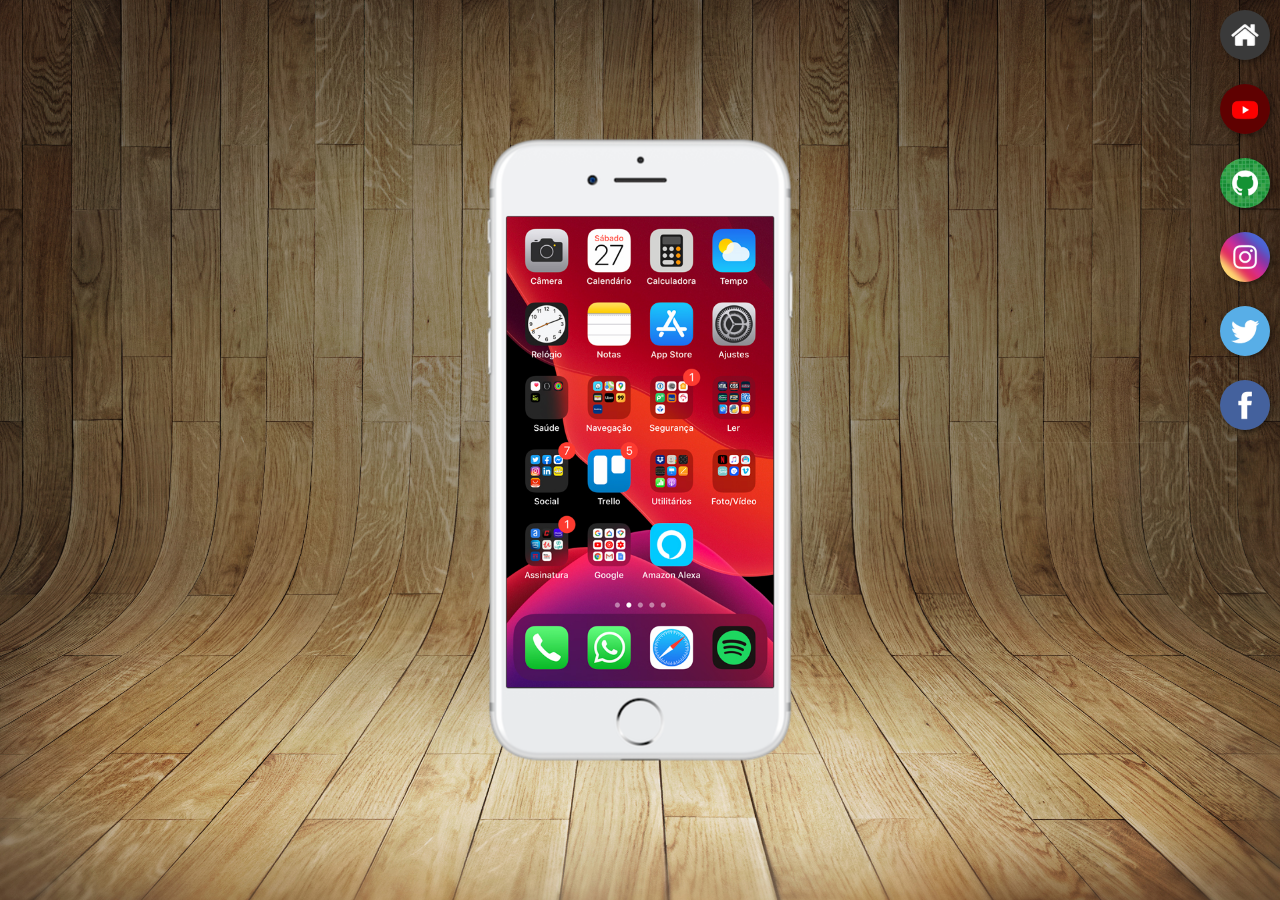
<file: index.html>
<!DOCTYPE html>
<html lang="pt-br">
<head>
    <meta charset="UTF-8">
    <meta name="viewport" content="width=device-width, initial-scale=1.0">
    <link rel="shortcut icon" href="favicon.ico" type="image/x-icon">
    <link rel="stylesheet" href="estilo/style.css">
    <title>Redes Sociais</title>

</head>
<body>
    <main>
        <section id="telefone">
            <iframe src="home.html" name="tela" id="tela" frameborder="0"></iframe>
        </section>
        <section id="redes-sociais">
            <a href="home.html" target="tela"><img src="imagens/logo-home.jpg" alt=""></a><br>
            <a href="youtube.html" target="tela"><img src="imagens/logo-youtube.jpg" alt=""></a><br>
            <a href="github.html" target="tela"><img src="imagens/logo-github.jpg" alt=""></a><br>
            <a href="instagram.html" target="tela"><img src="imagens/logo-instagram.jpg" alt=""></a><br>
            <a href="#" target="tela"><img src="imagens/logo-twitter.jpg" alt=""></a><br>
            <a href="facebook.html" target="tela"><img src="imagens/logo-facebook.jpg" alt=""></a>
        </section>
    </main>
</body>
</html>
</file>
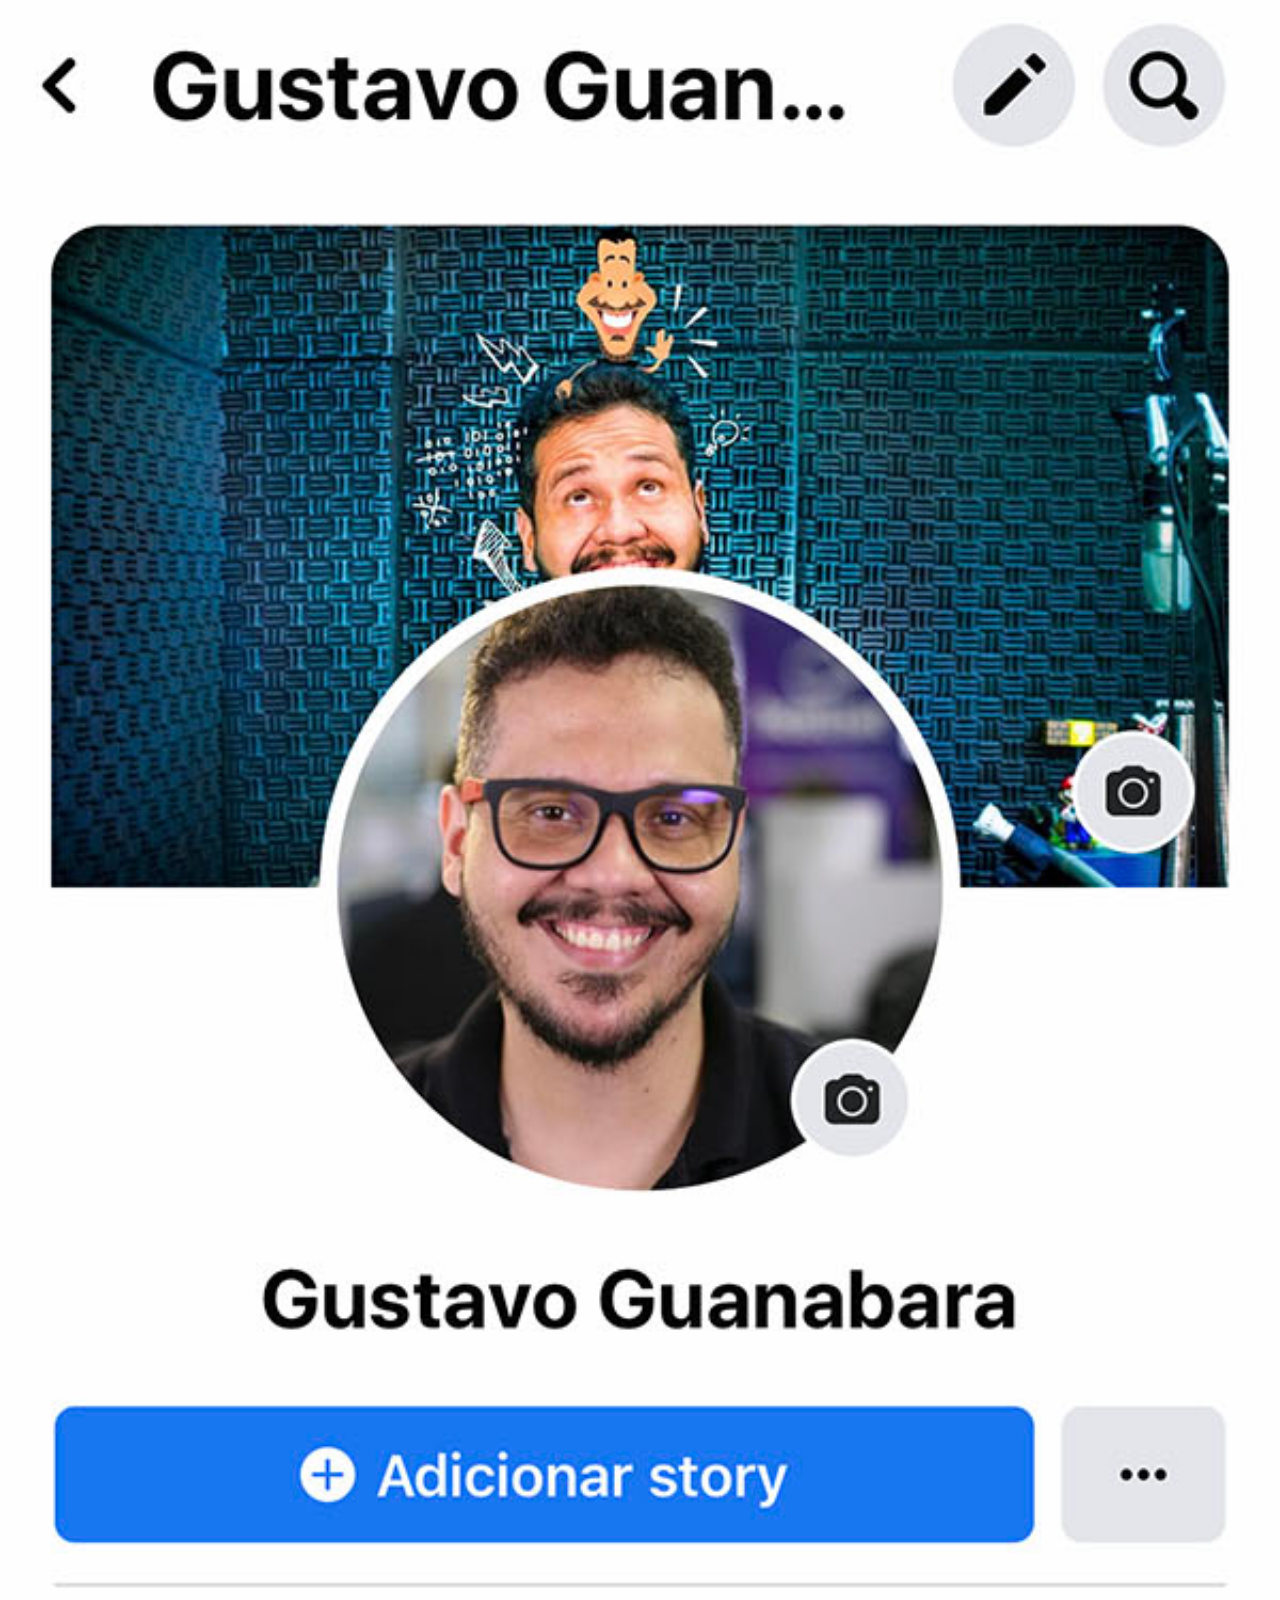
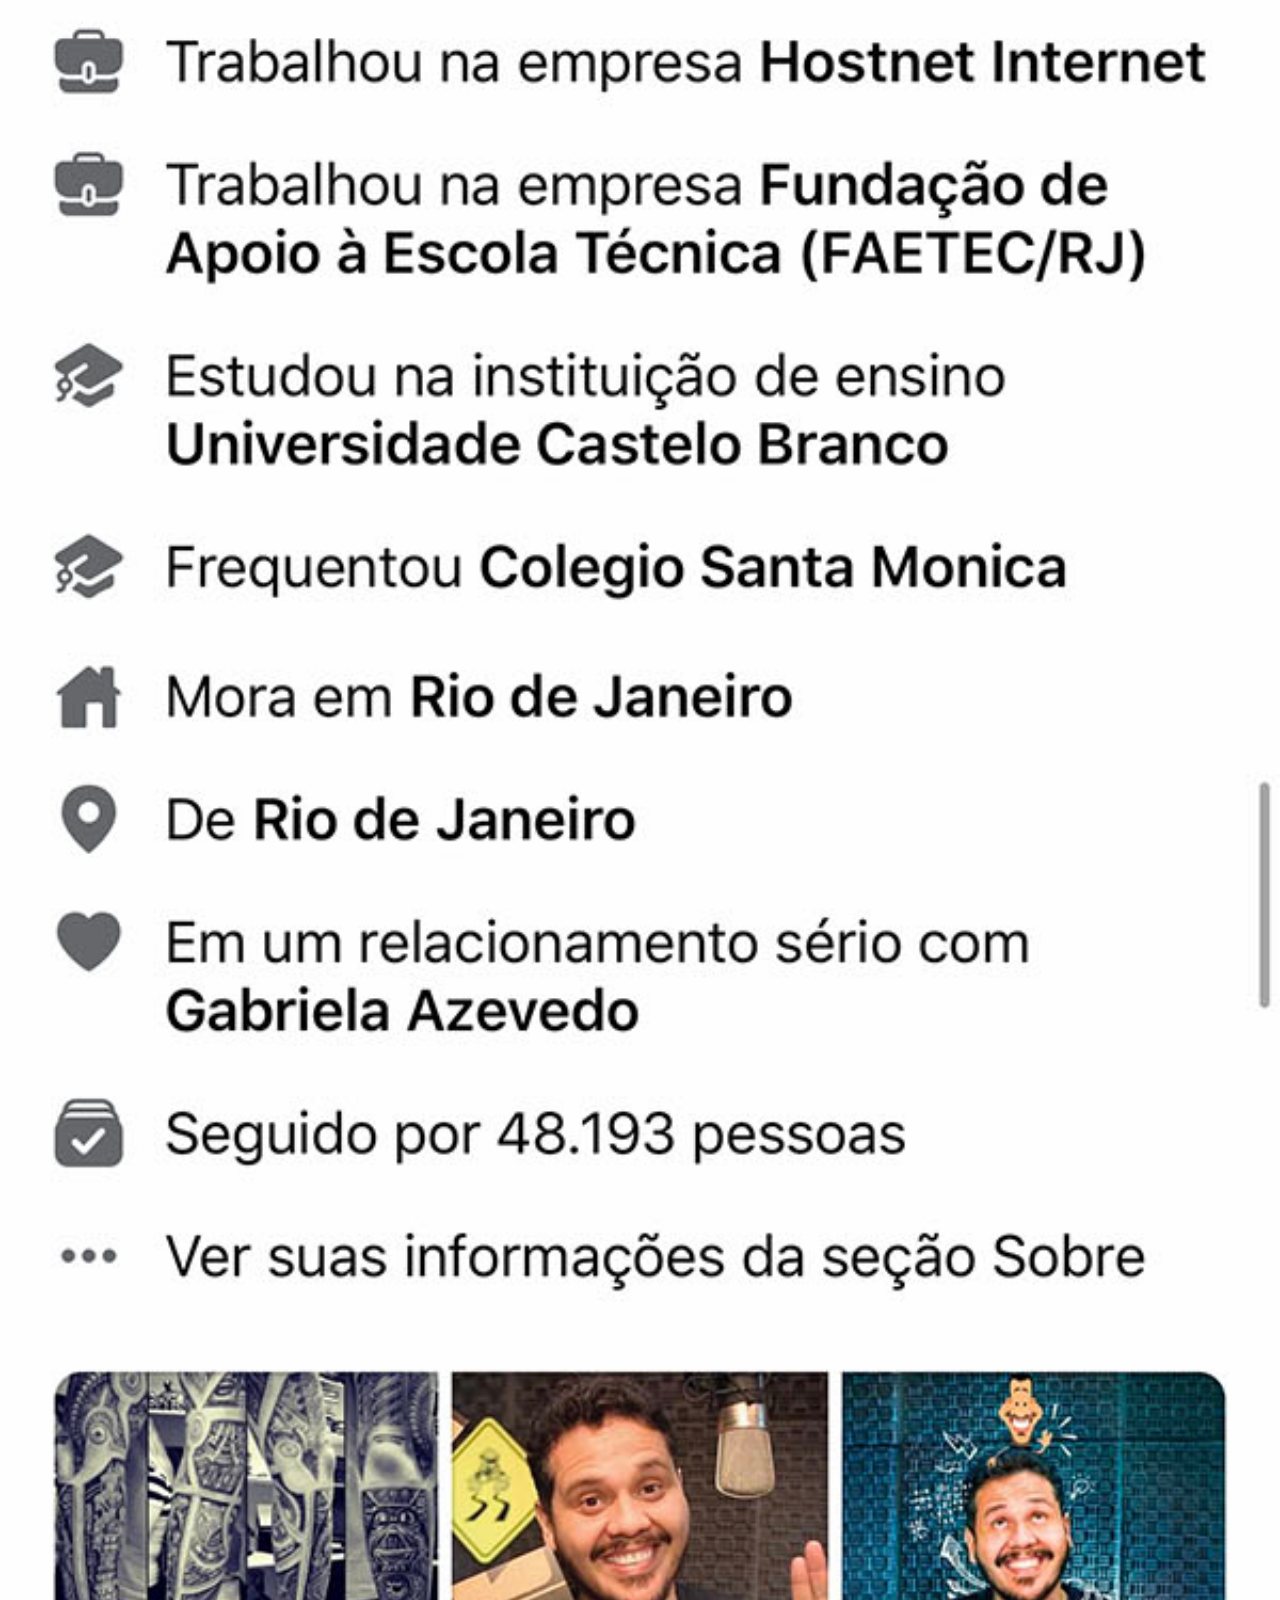
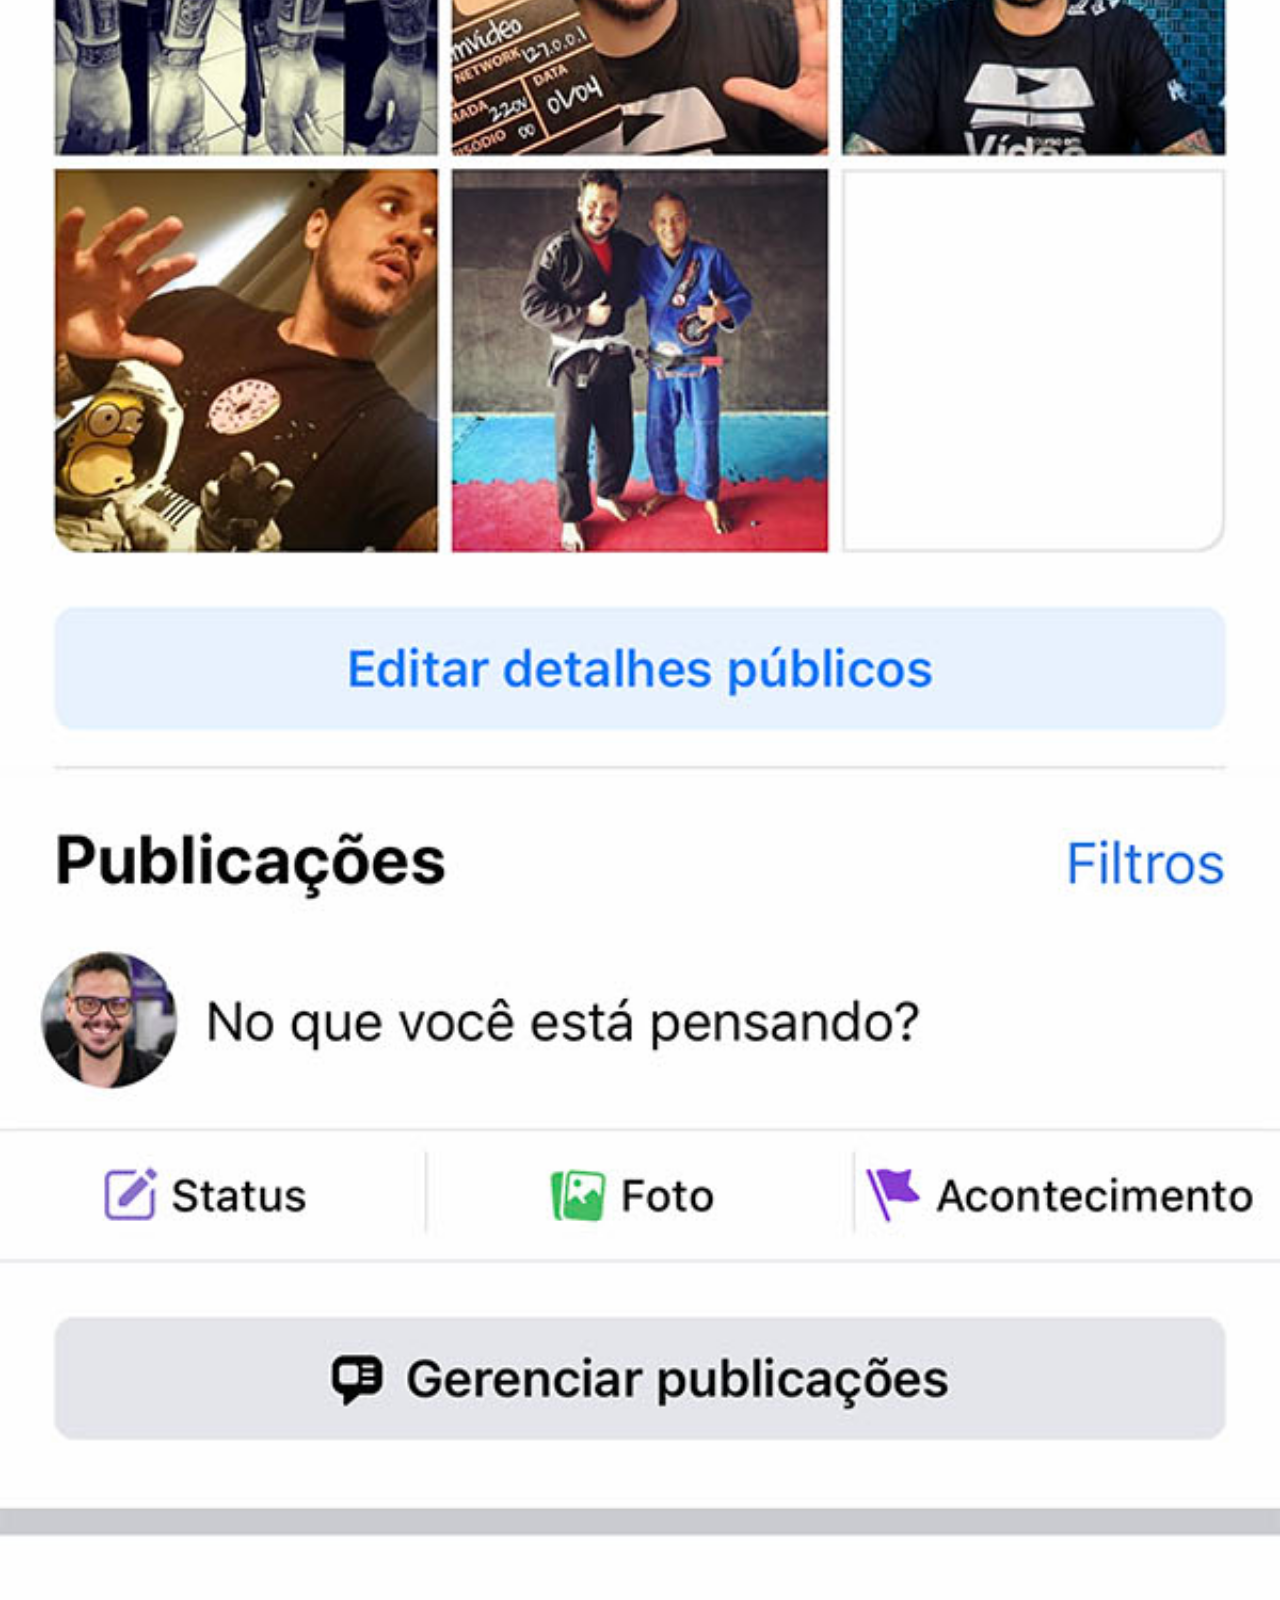
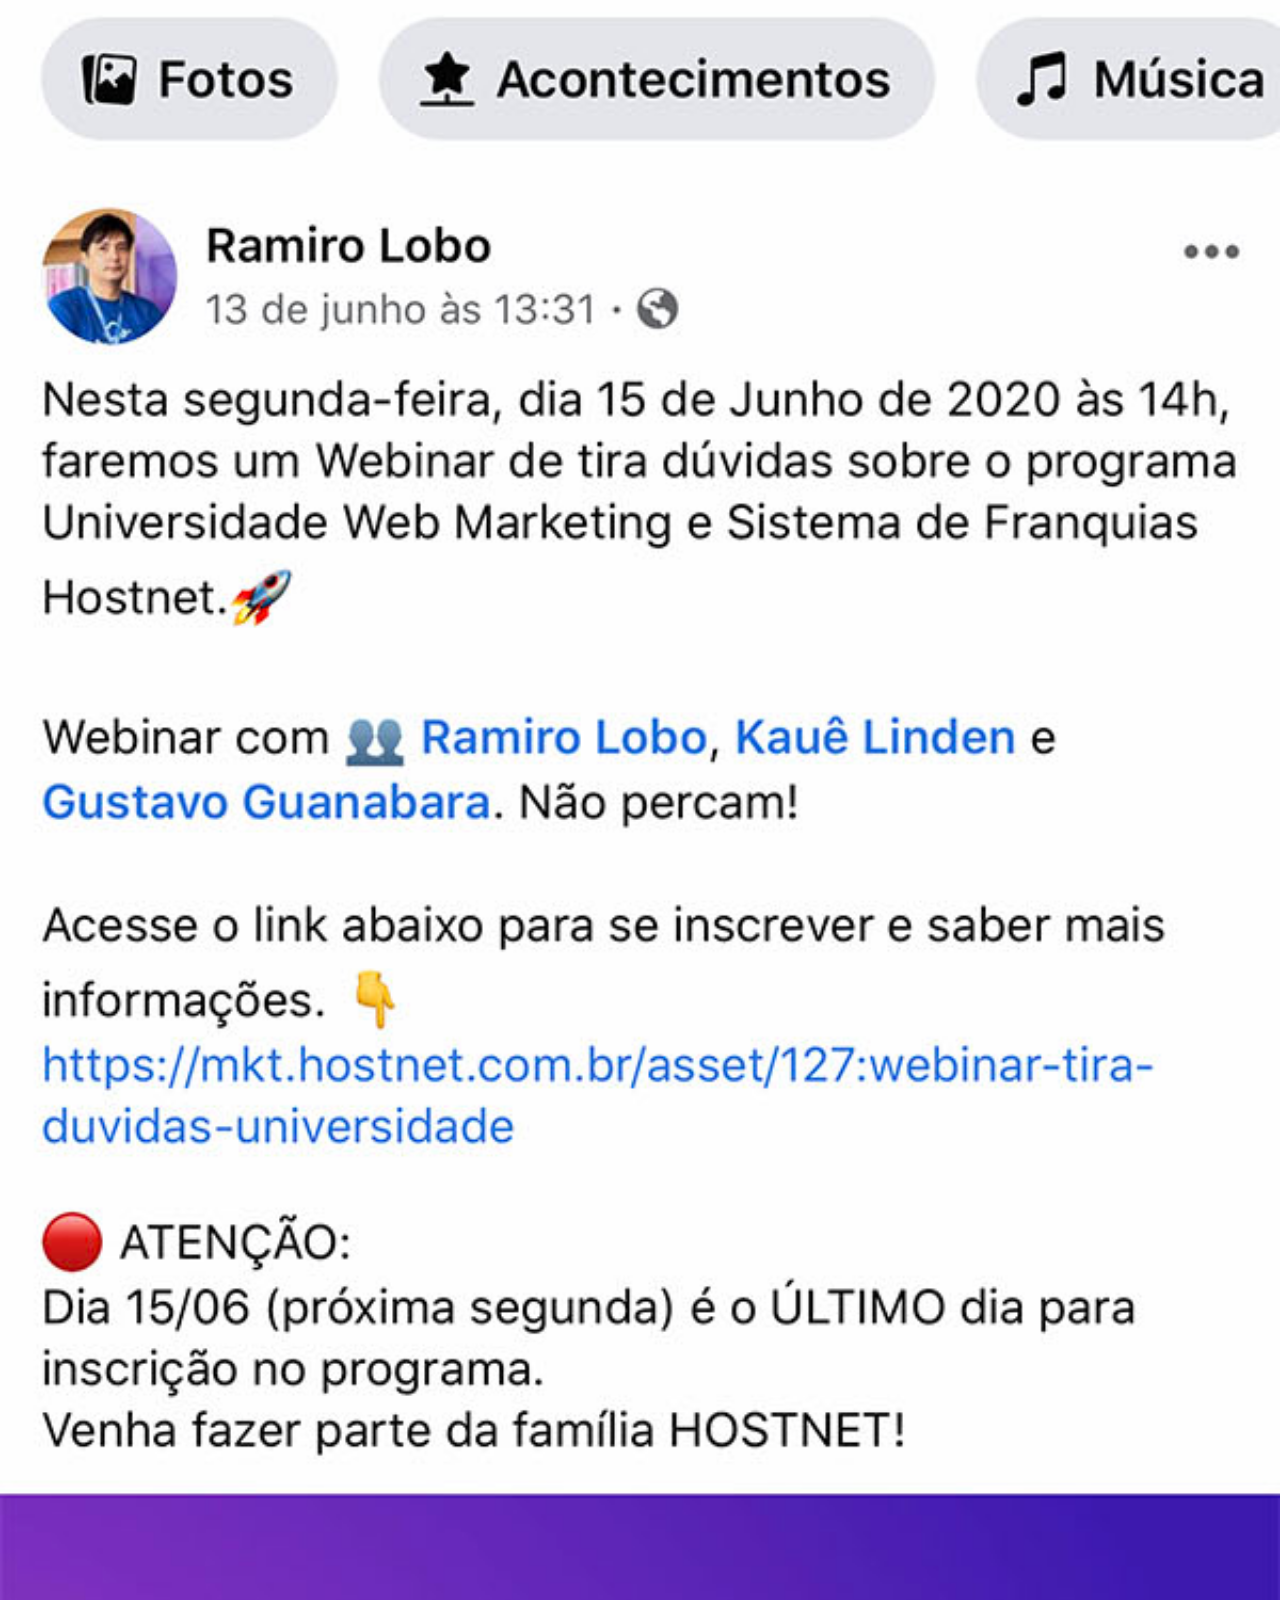
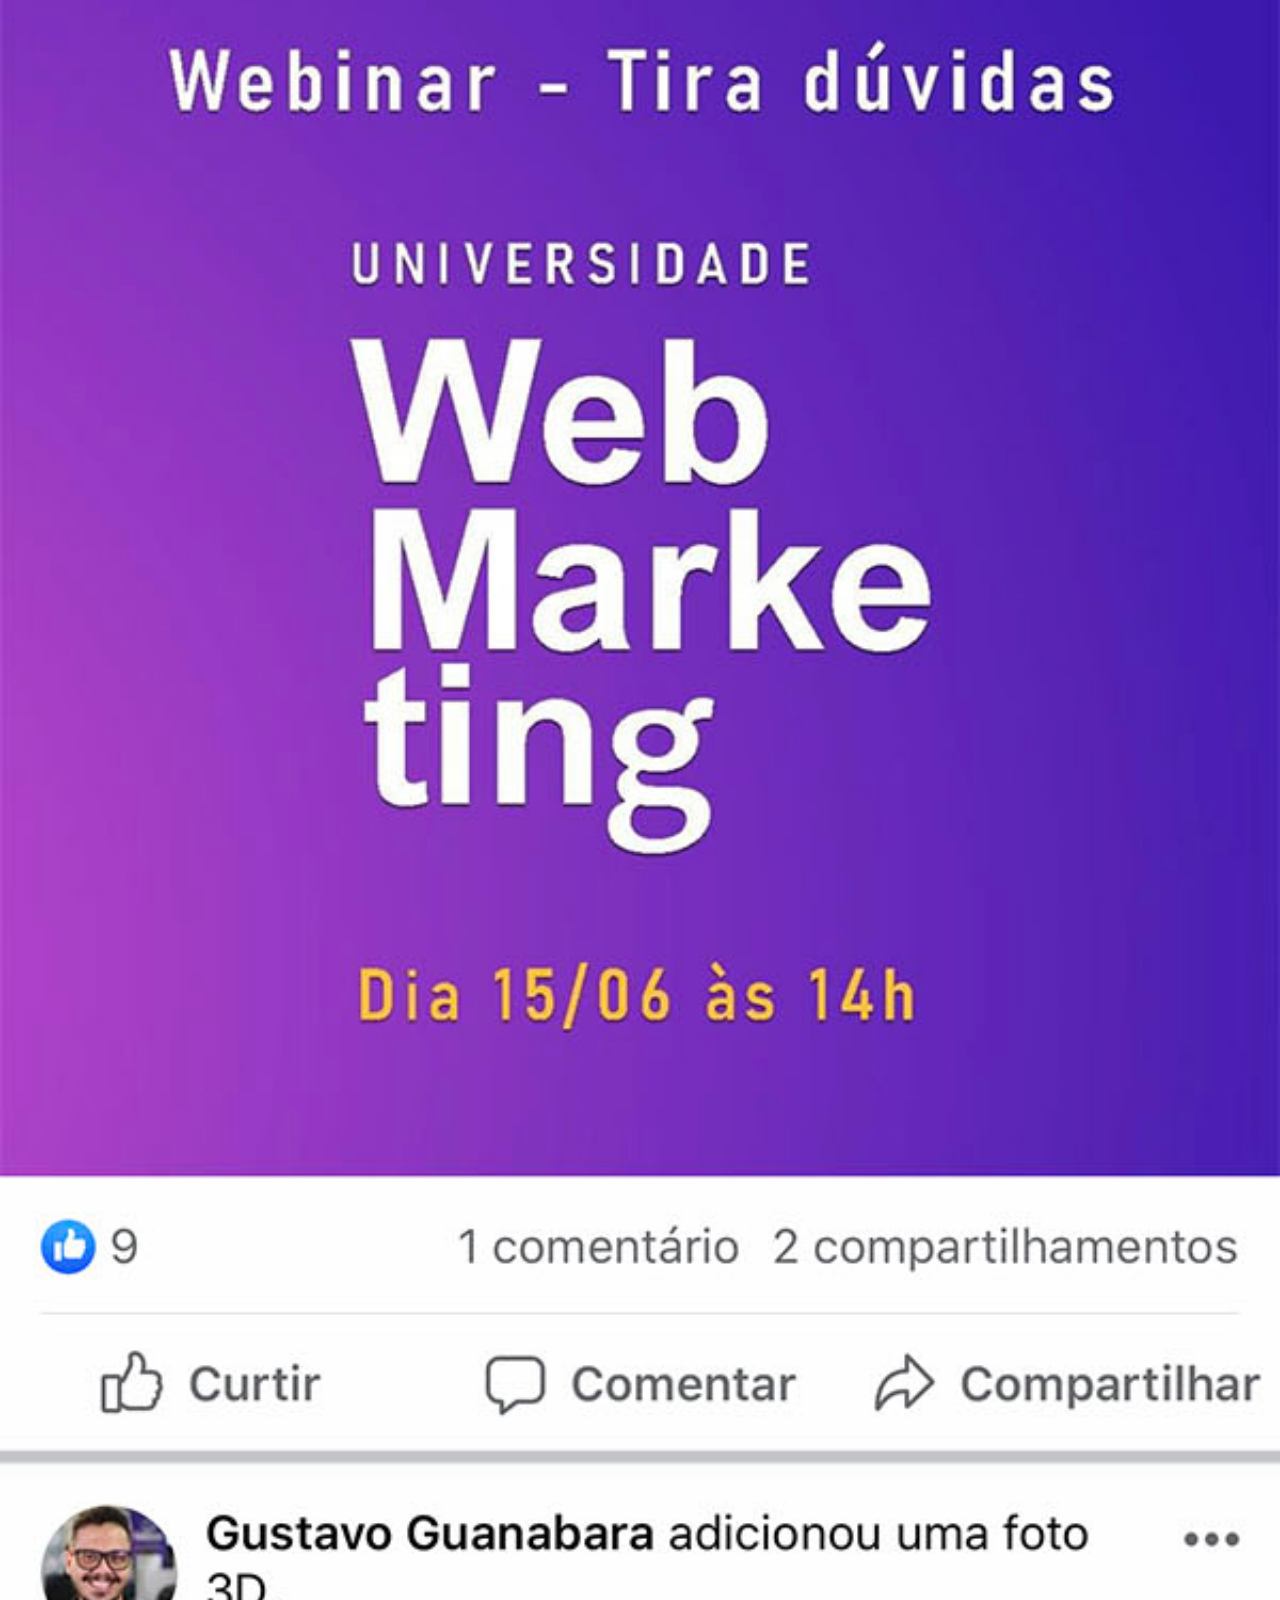
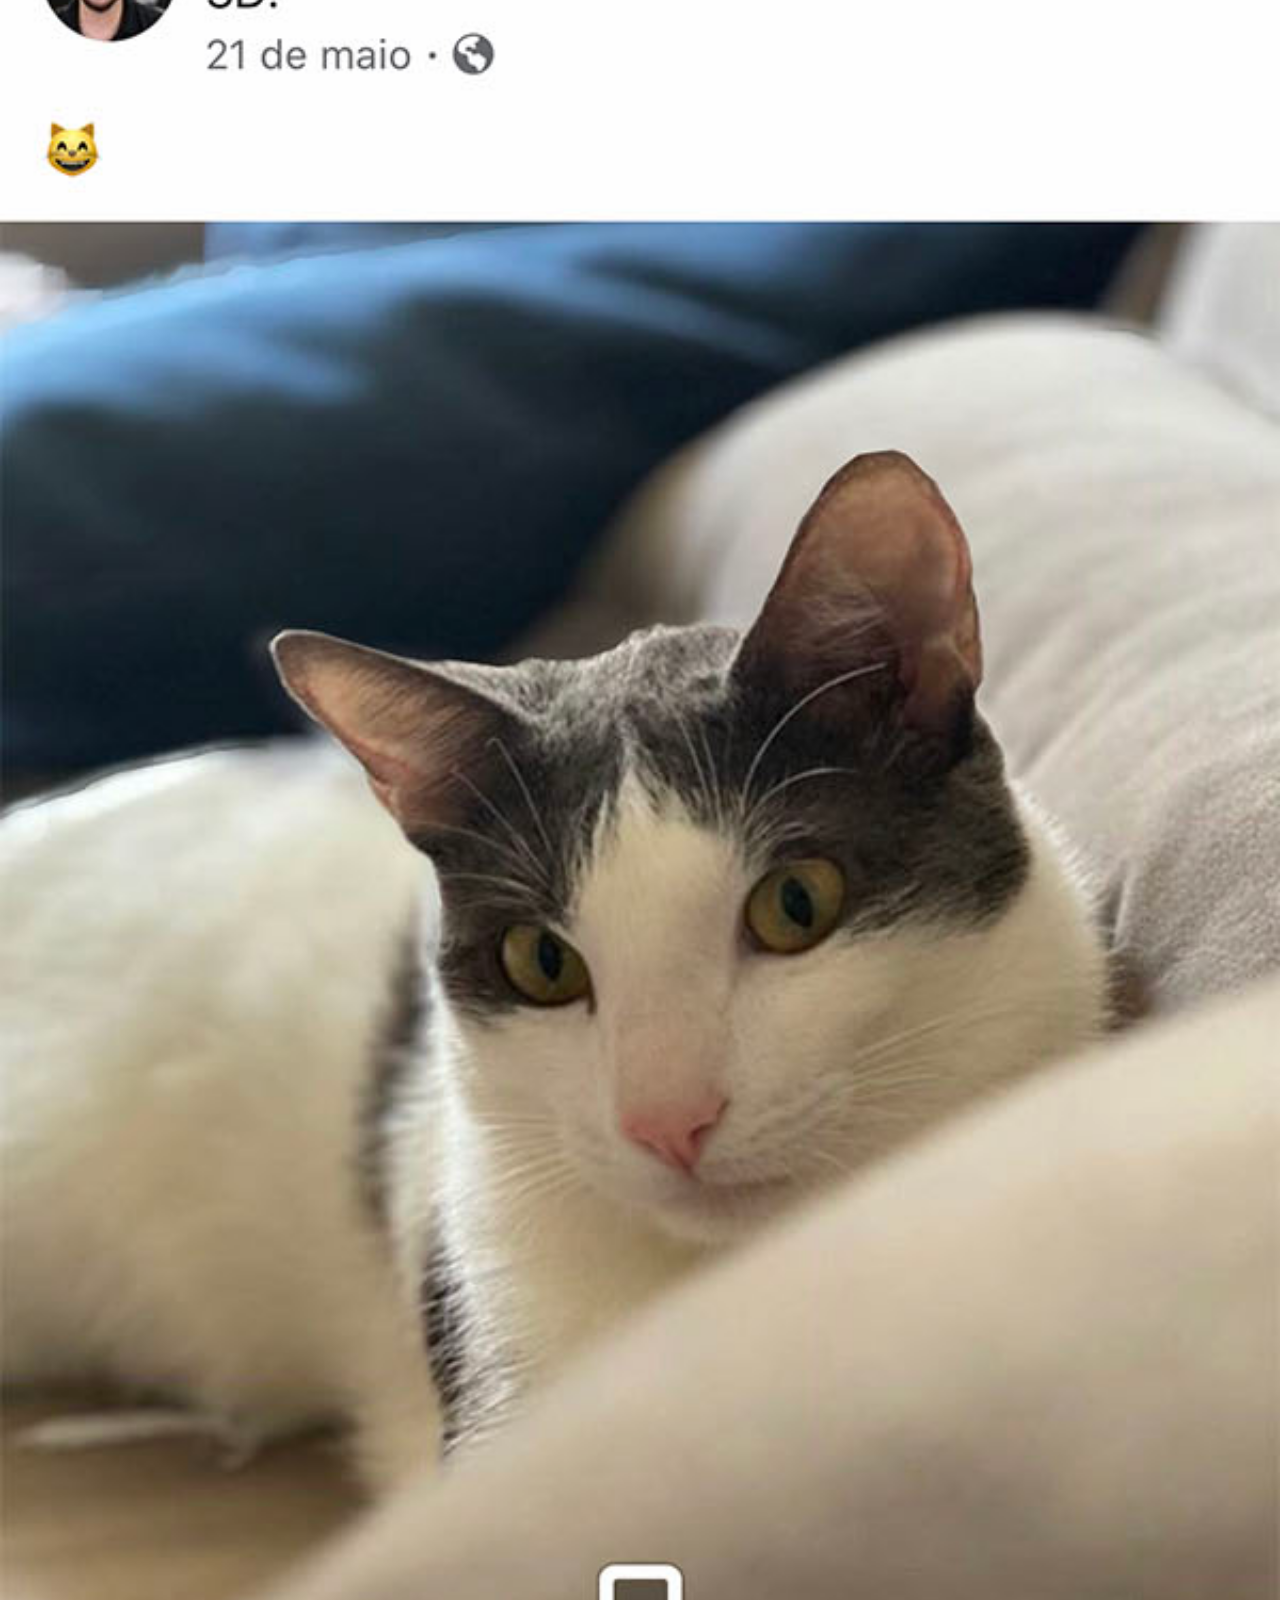
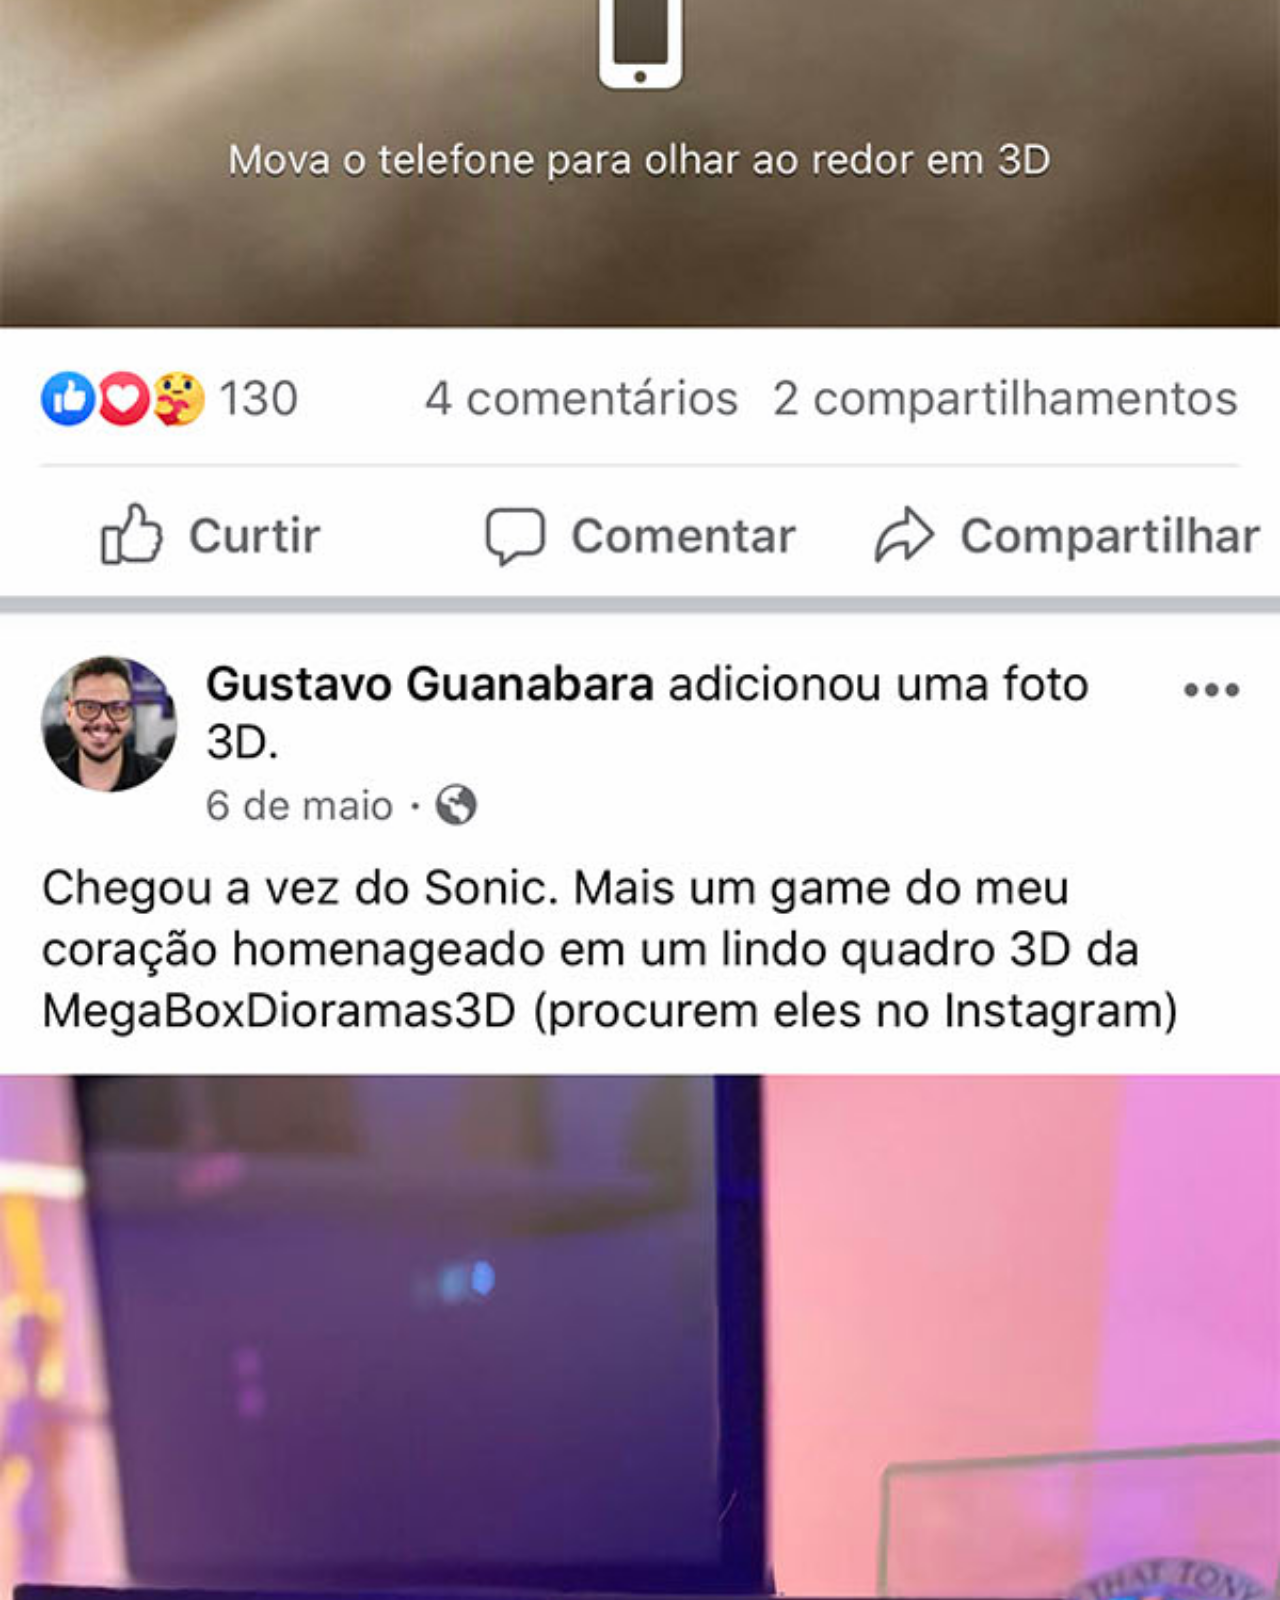
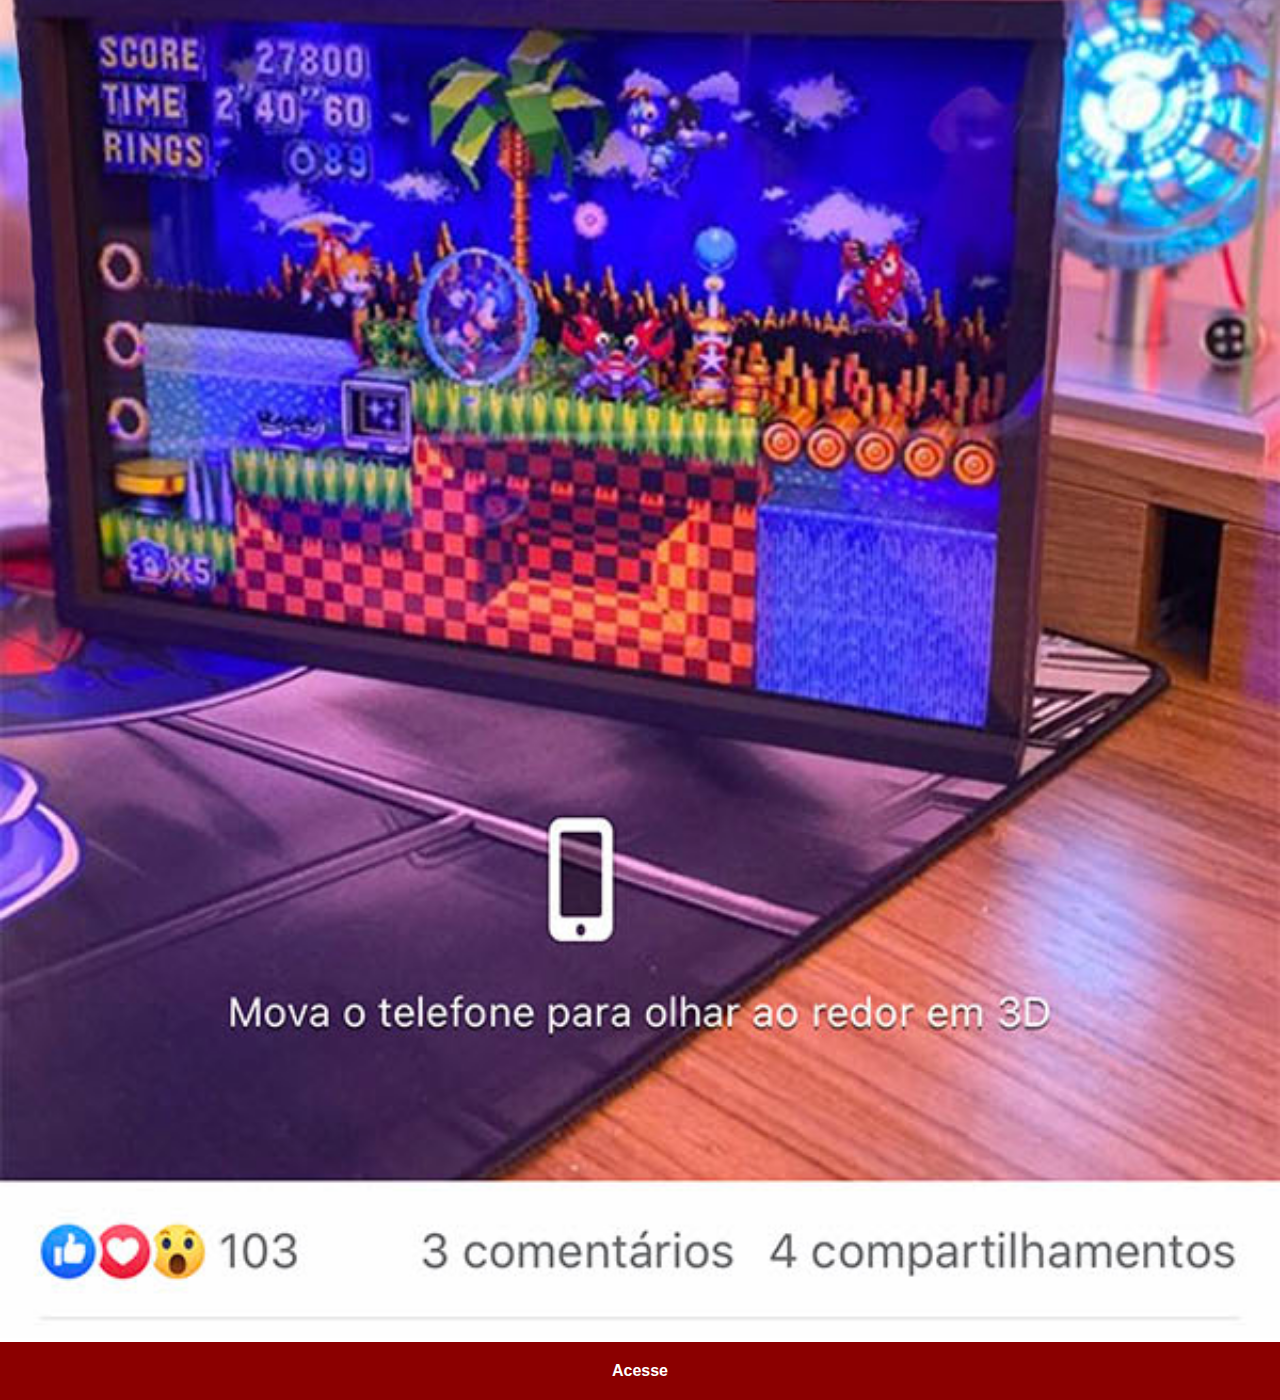
<file: facebook.html>
<!DOCTYPE html>
<html lang="pt-br">
<head>
    <meta charset="UTF-8">
    <meta name="viewport" content="width=device-width, initial-scale=1.0">
    <title>Facebook</title>
    <link rel="stylesheet" href="estilo/social.css">
</head>
<body>
    <img src="imagens/tela-facebook.jpg" alt="Facebook">
    <a href="https://www.facebook.com/profile.php?id=100006516763345&locale=pt_BR">Acesse</a>
</body>
</html>
</file>
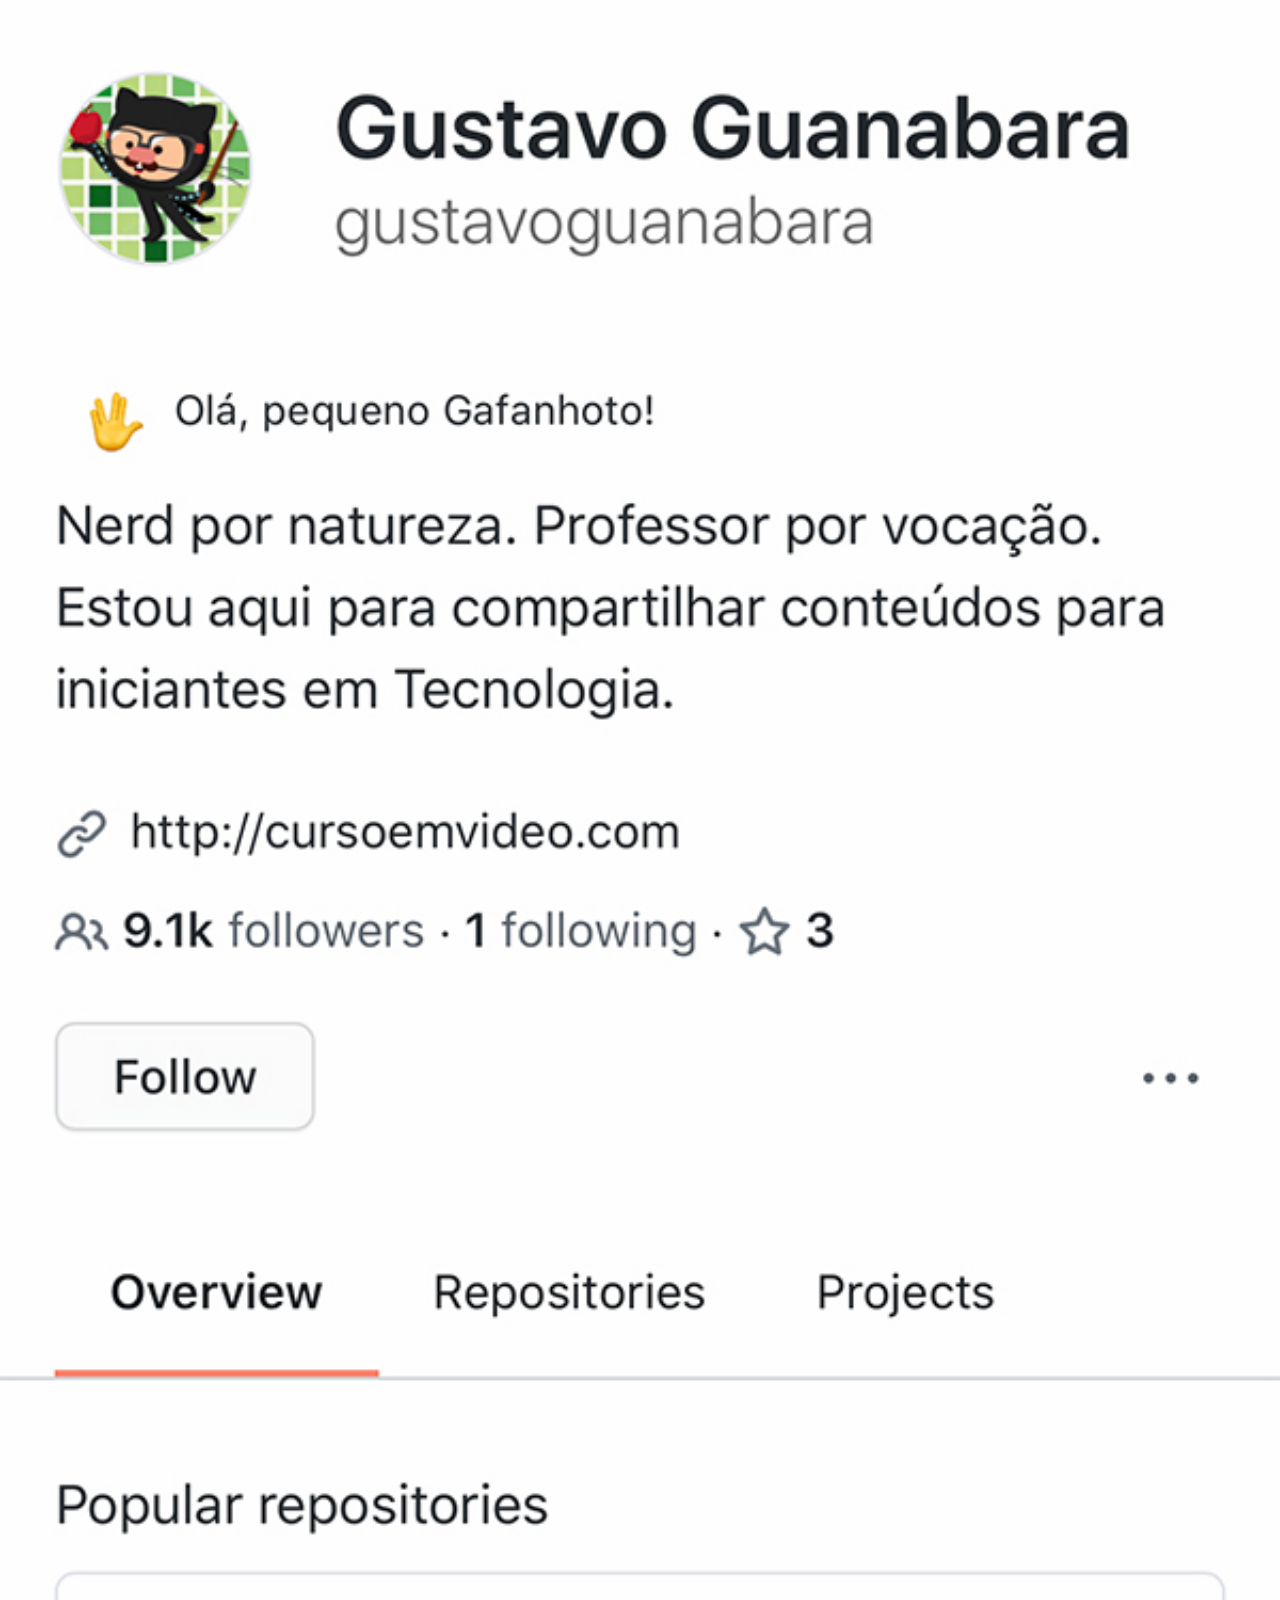
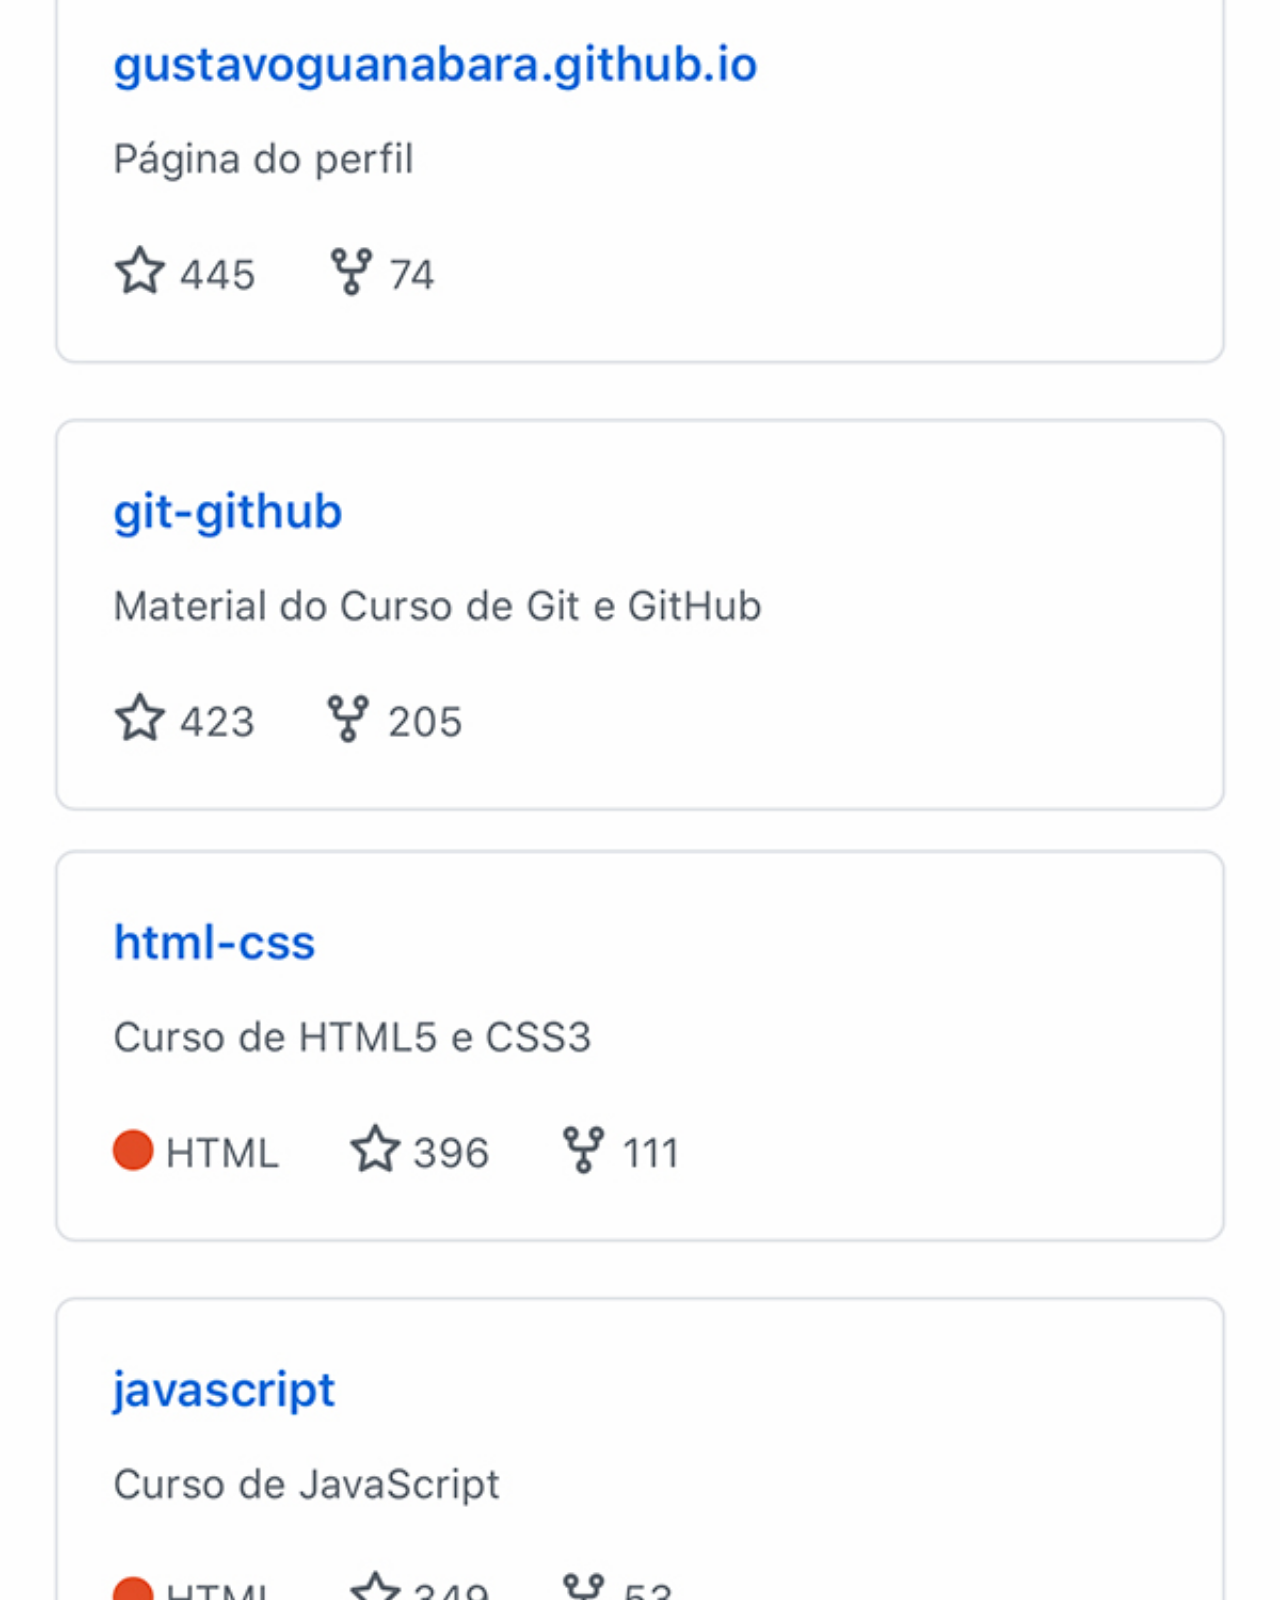
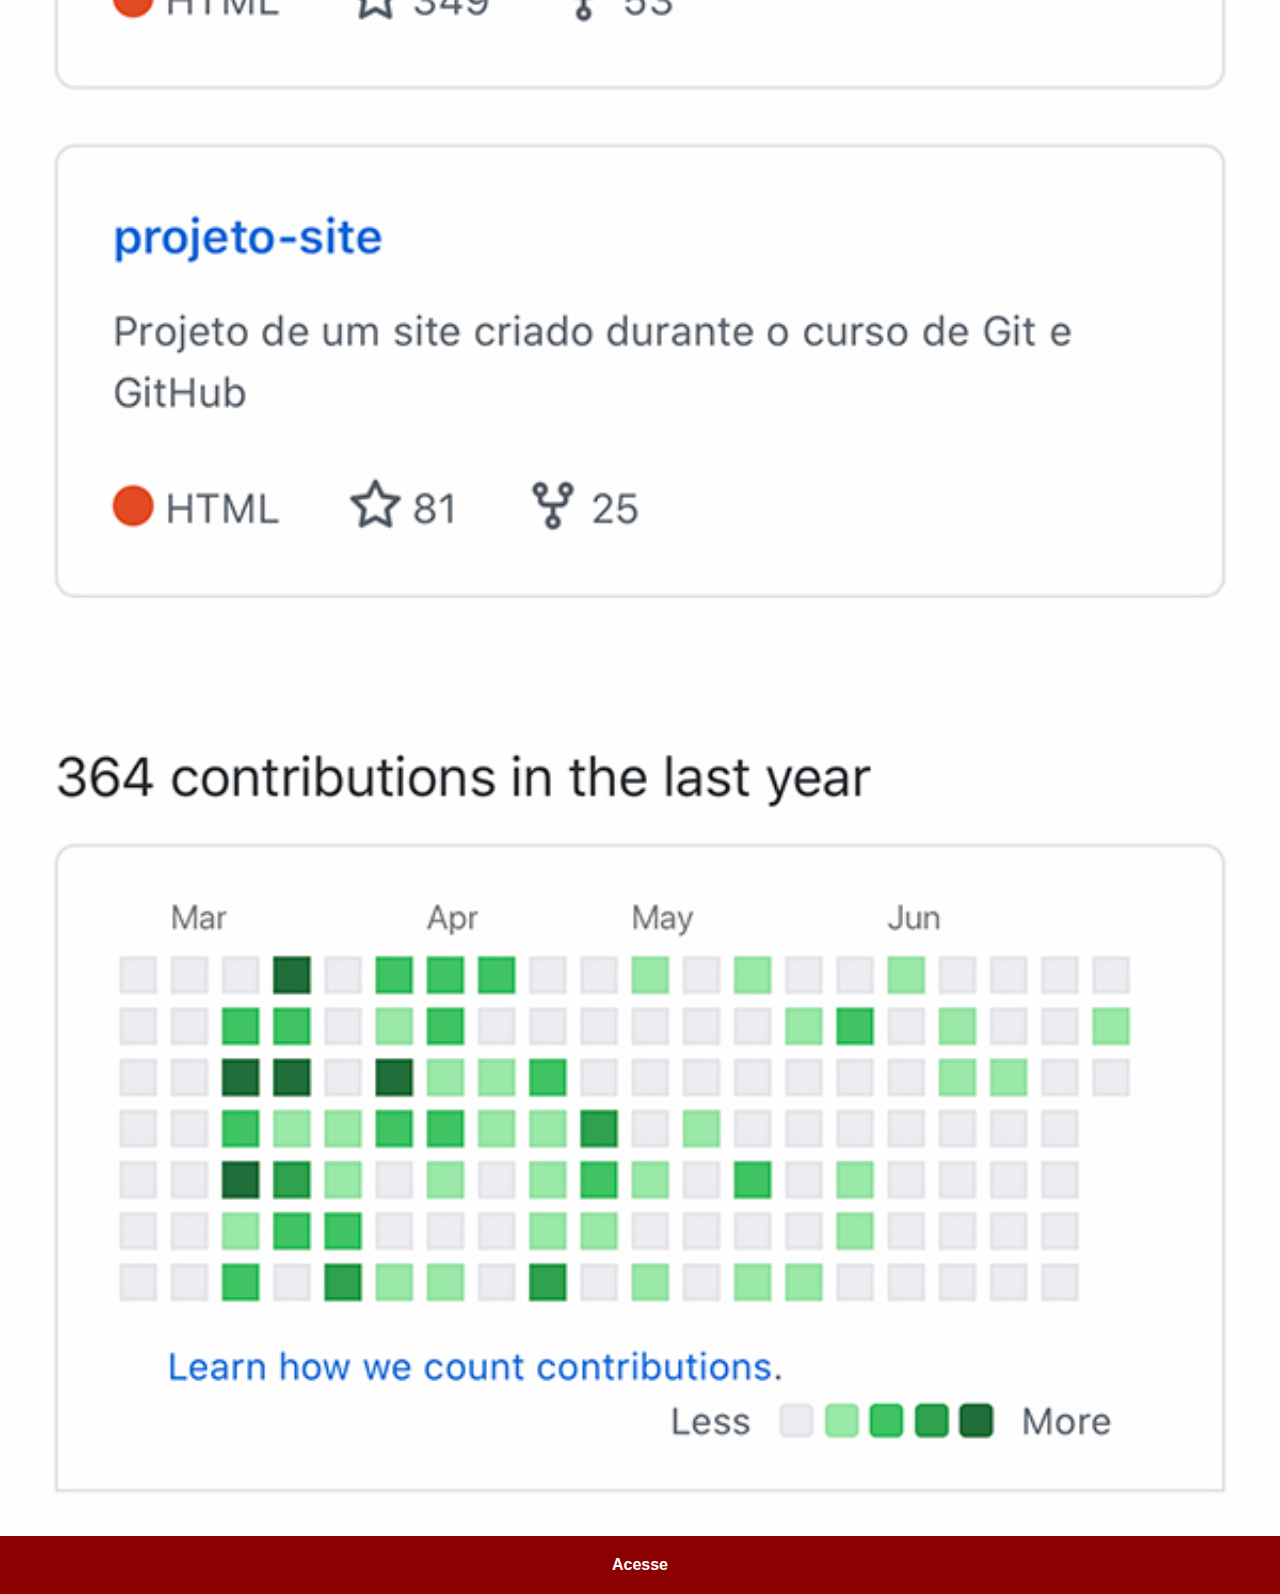
<file: github.html>
<!DOCTYPE html>
<html lang="pt-br">
<head>
    <meta charset="UTF-8">
    <meta name="viewport" content="width=device-width, initial-scale=1.0">
    <title>GitHub</title>
    <link rel="stylesheet" href="estilo/social.css">
</head>
<body>
    <img src="imagens/tela-github.jpg" alt="GitHub">
    <a href="ithub.com/sturion00">Acesse</a>
</body>
</html>
</file>
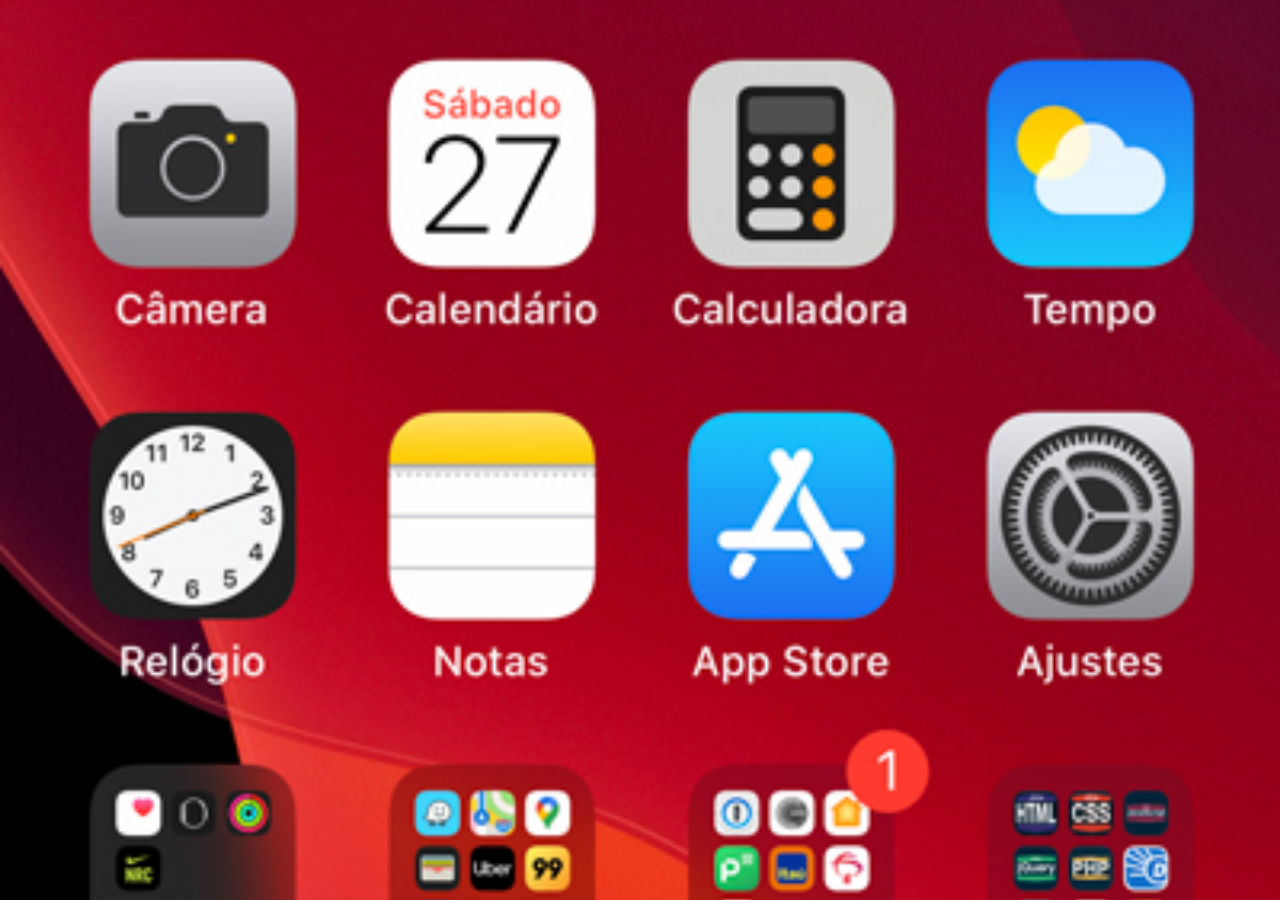
<file: home.html>
<!DOCTYPE html>
<html lang="pt-br">
<head>
    <meta charset="UTF-8">
    <meta name="viewport" content="width=device-width, initial-scale=1.0">
    <title>Home</title>
    <style>
        *{
            margin: 0;
            padding: 0;
        }

        body {
            width: 100vh;
            width: 100vw;
            background: black url(imagens/tela-home.jpg) no-repeat top center;
            background-size: cover;
        }

    </style>
</head>
<body>
    
</body>
</html>
</file>
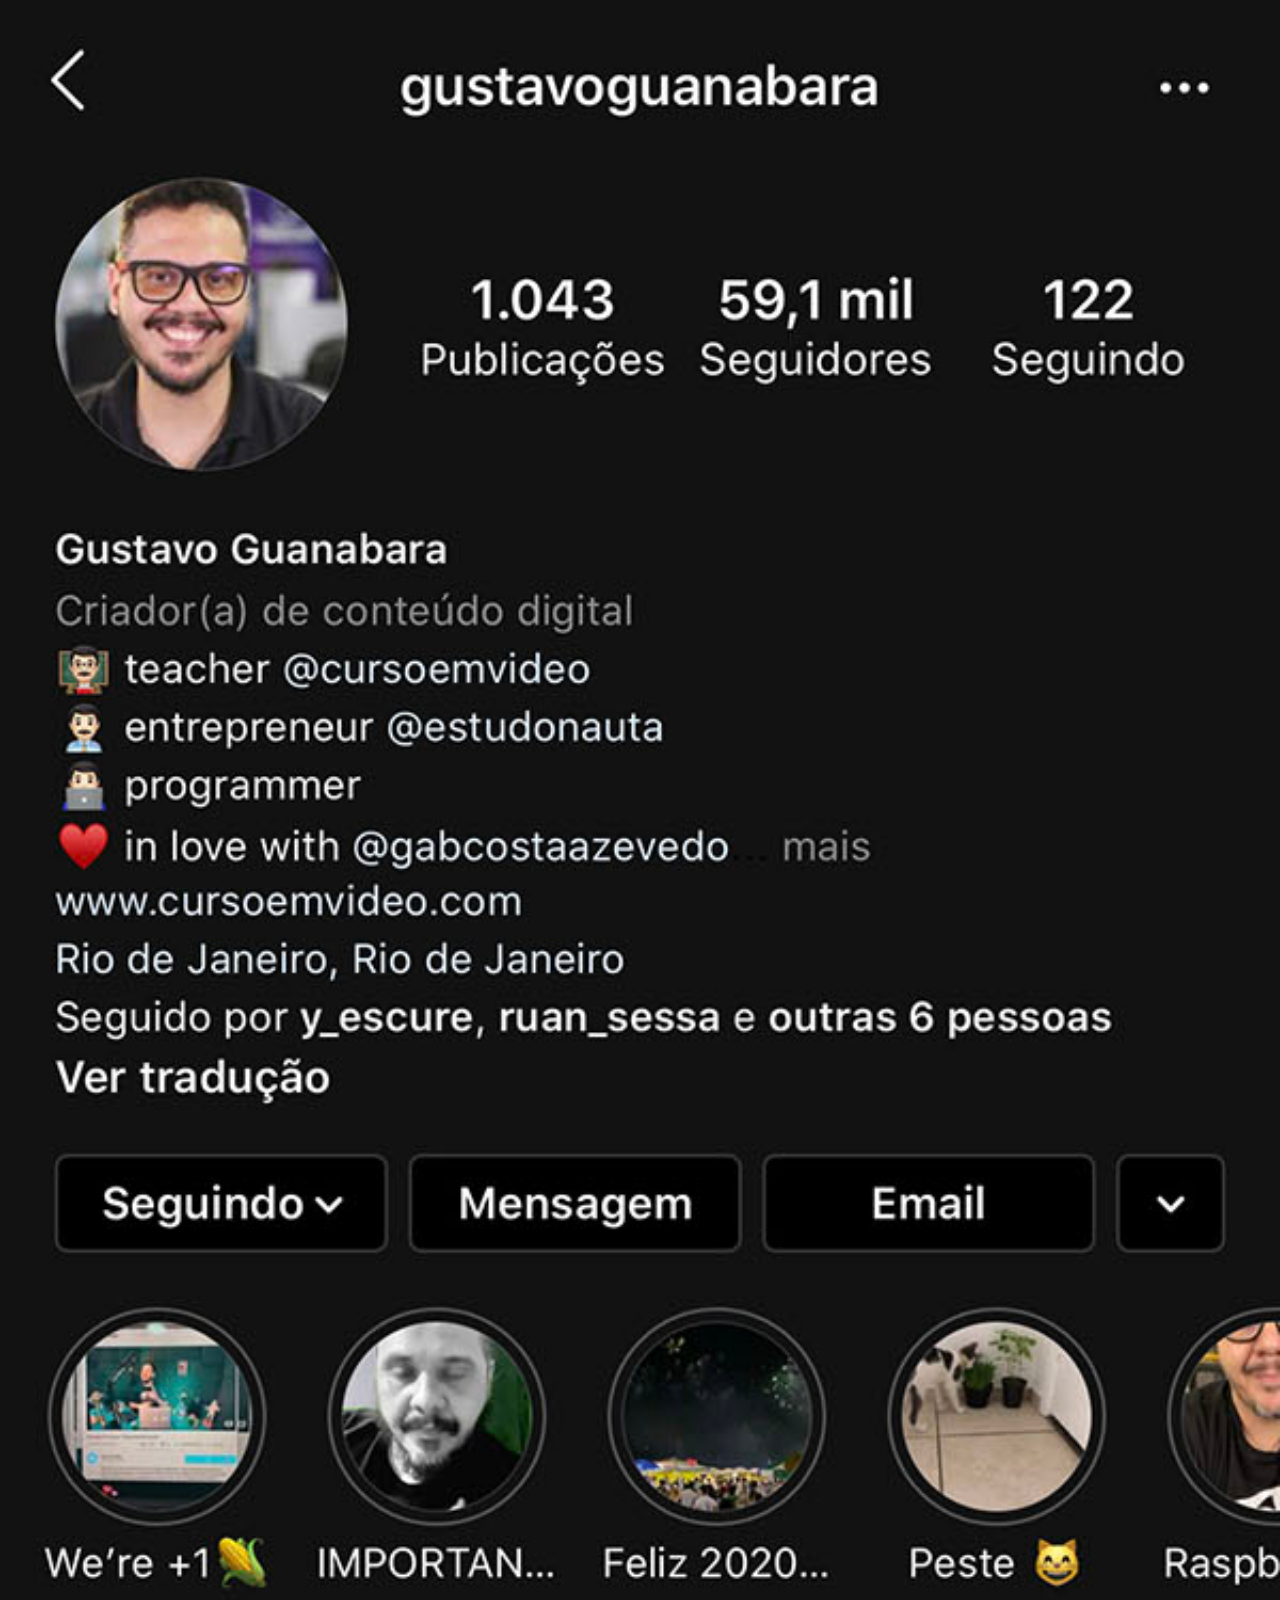
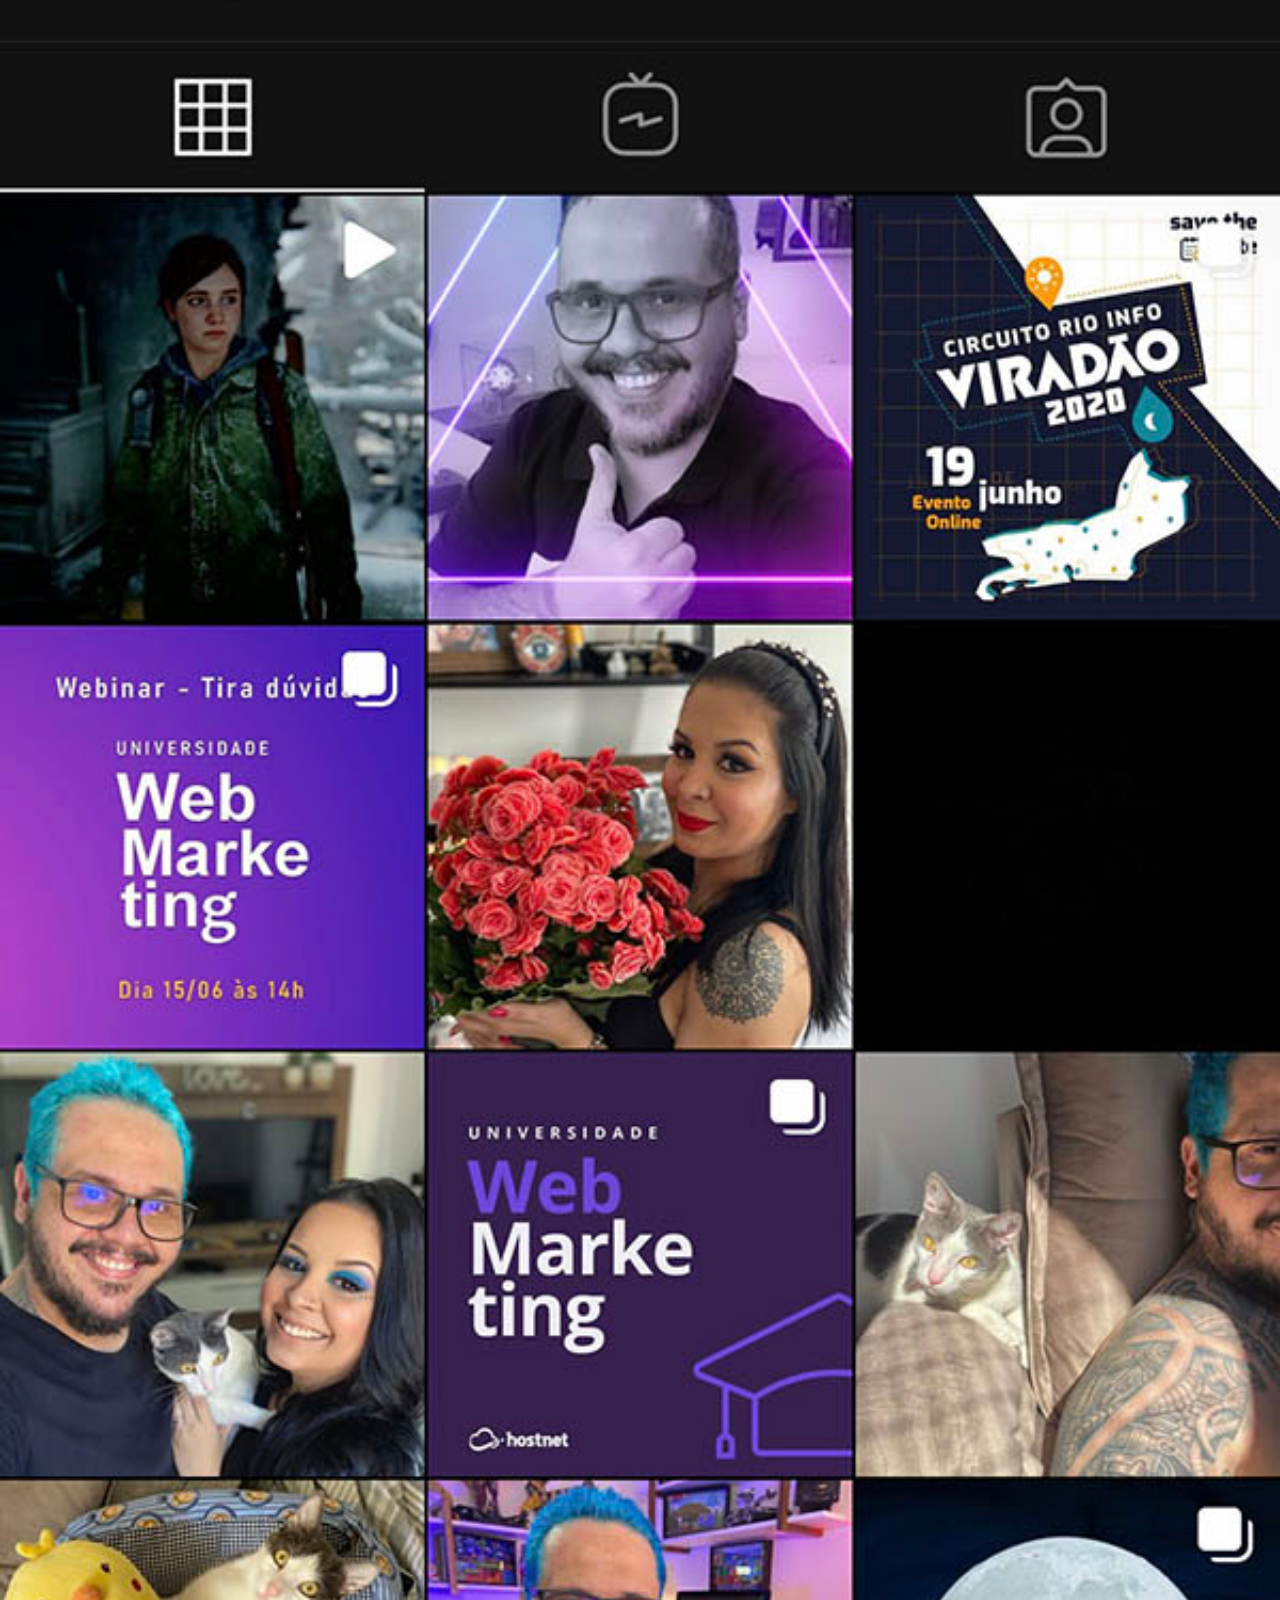
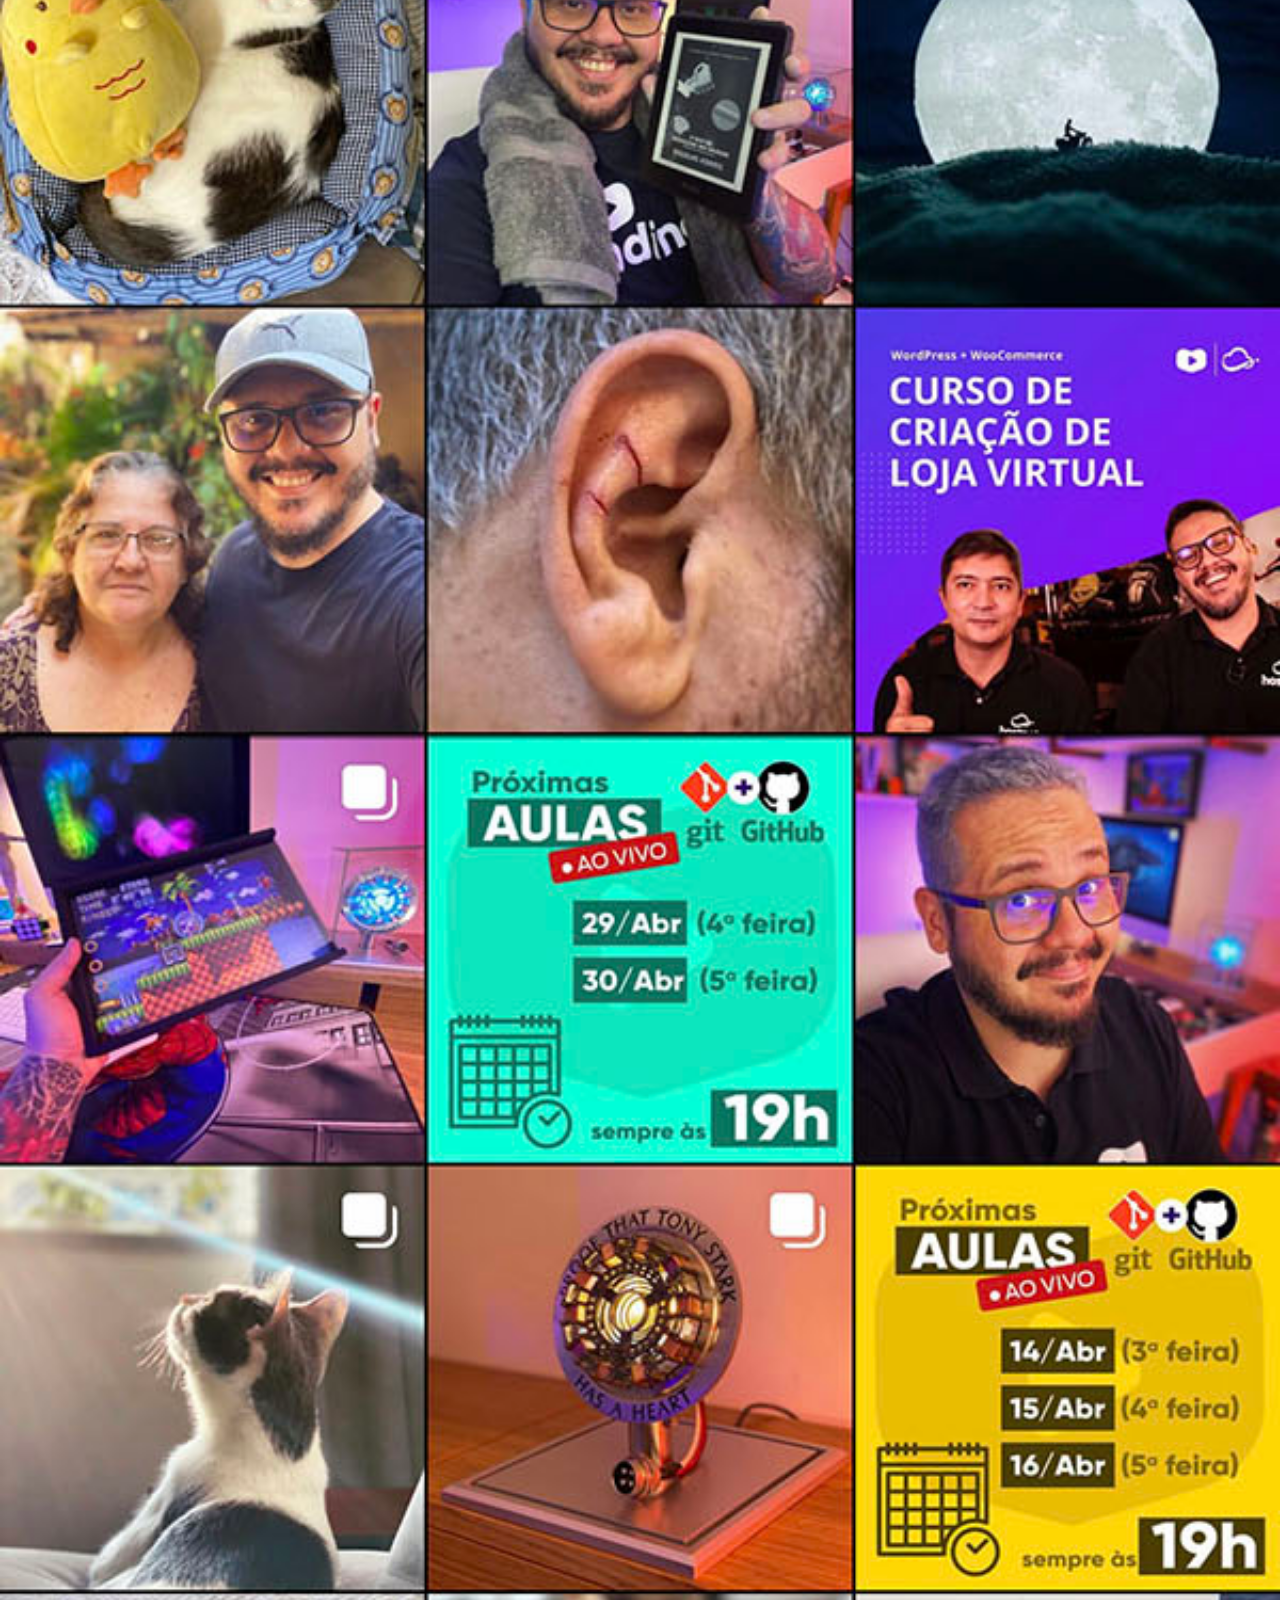
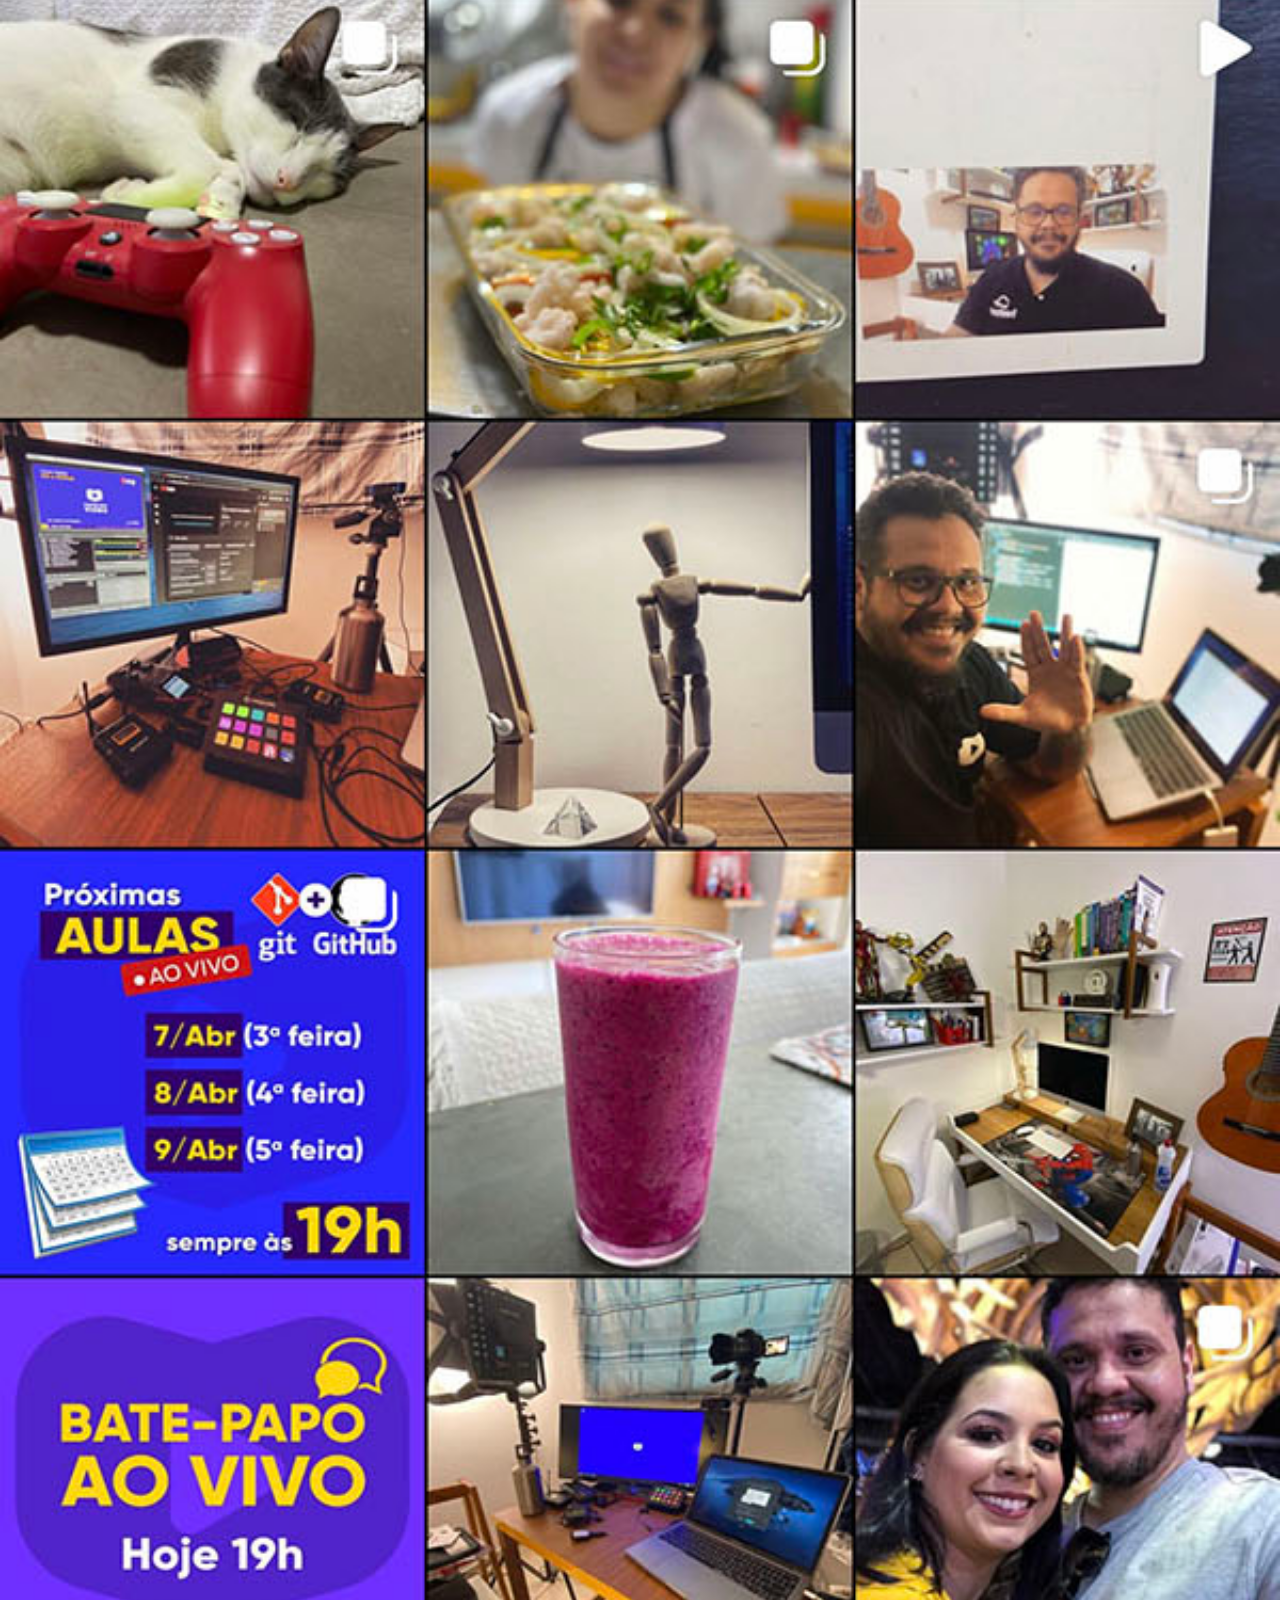
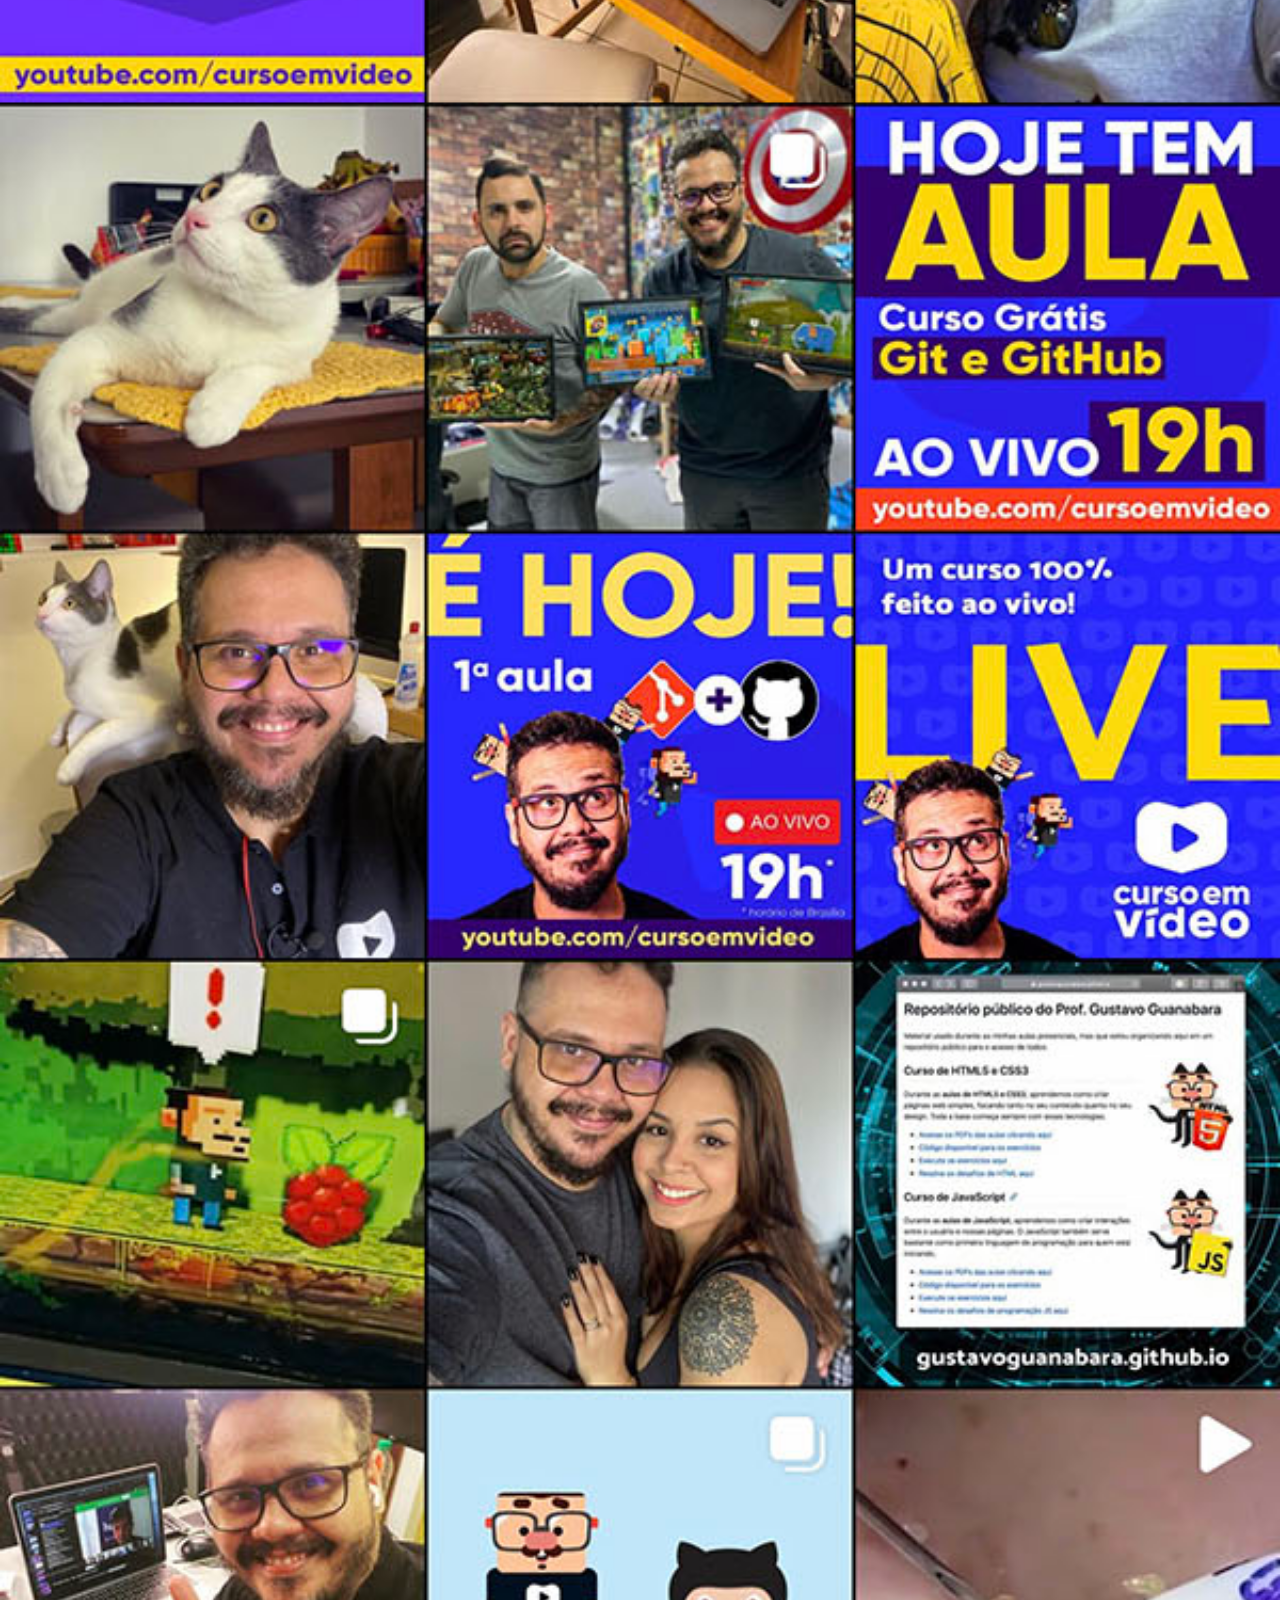
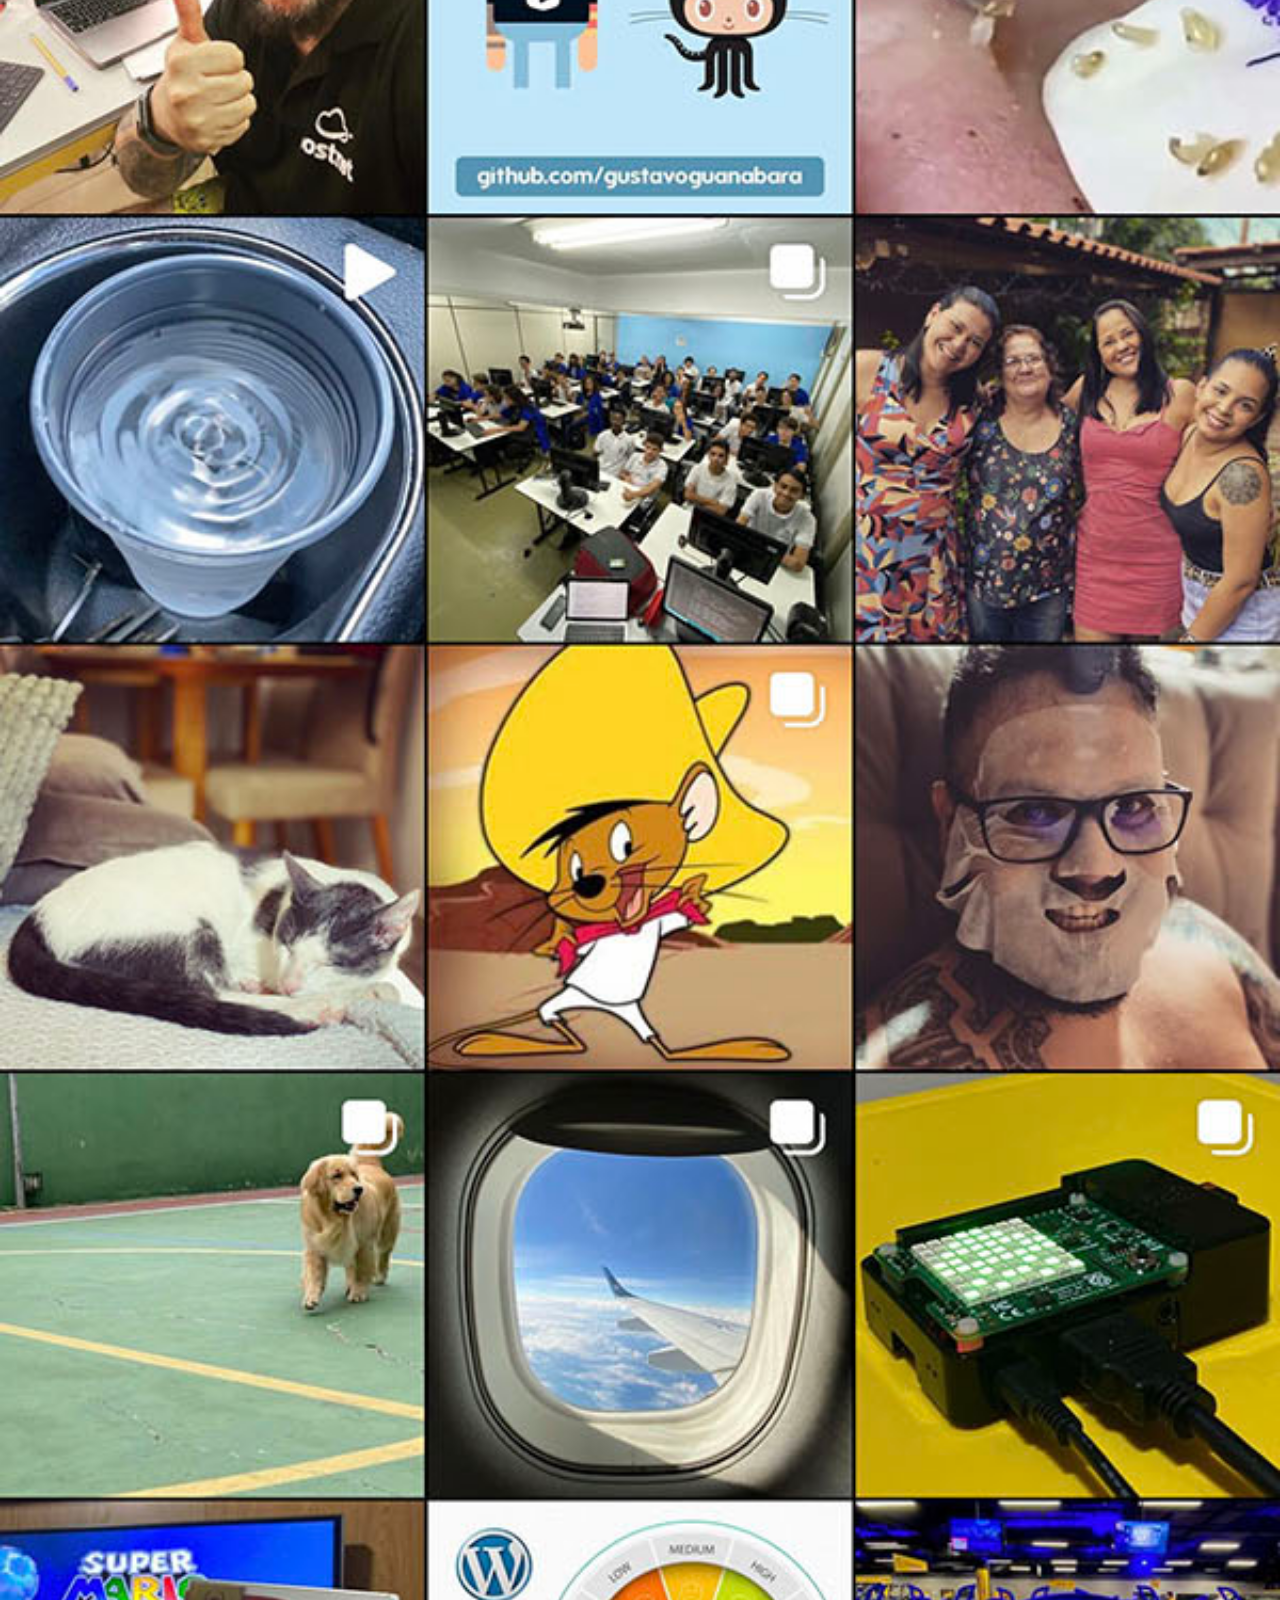
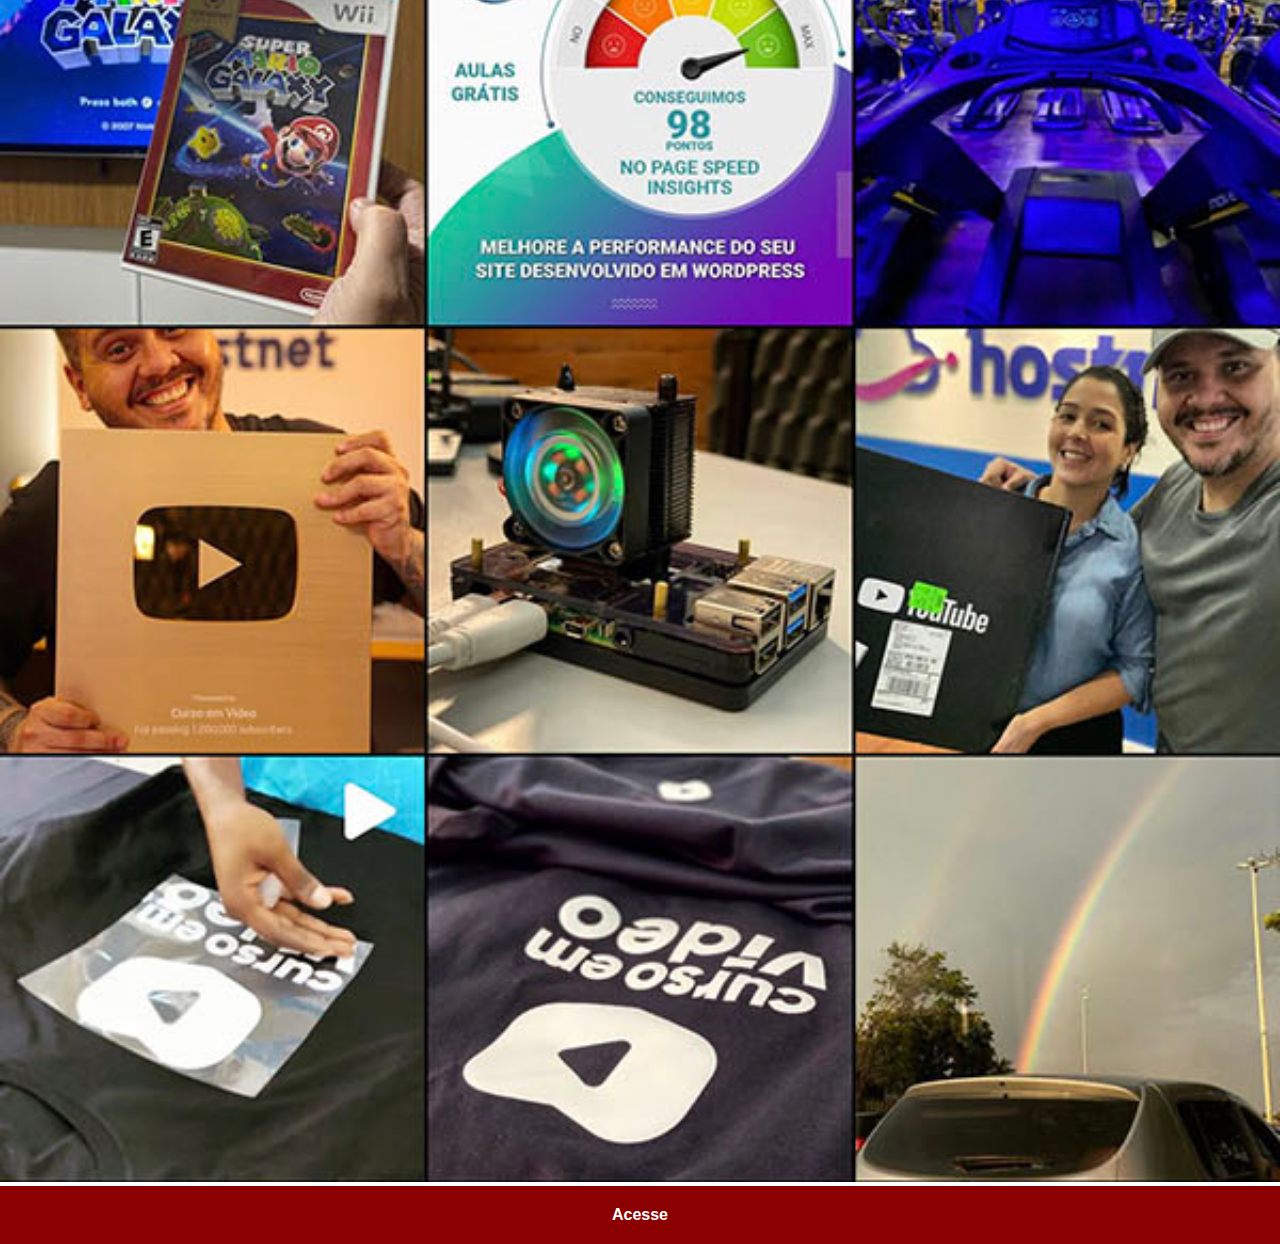
<file: instagram.html>
<!DOCTYPE html>
<html lang="pt-br">
<head>
    <meta charset="UTF-8">
    <meta name="viewport" content="width=device-width, initial-scale=1.0">
    <title>Instagram</title>
    <link rel="stylesheet" href="estilo/social.css">
</head>
<body>
    <img src="imagens/tela-instagram.jpg" alt="Instagram">
    <a href="https://www.instagram.com/gut0_ds/">Acesse</a>
</body>
</html>
</file>
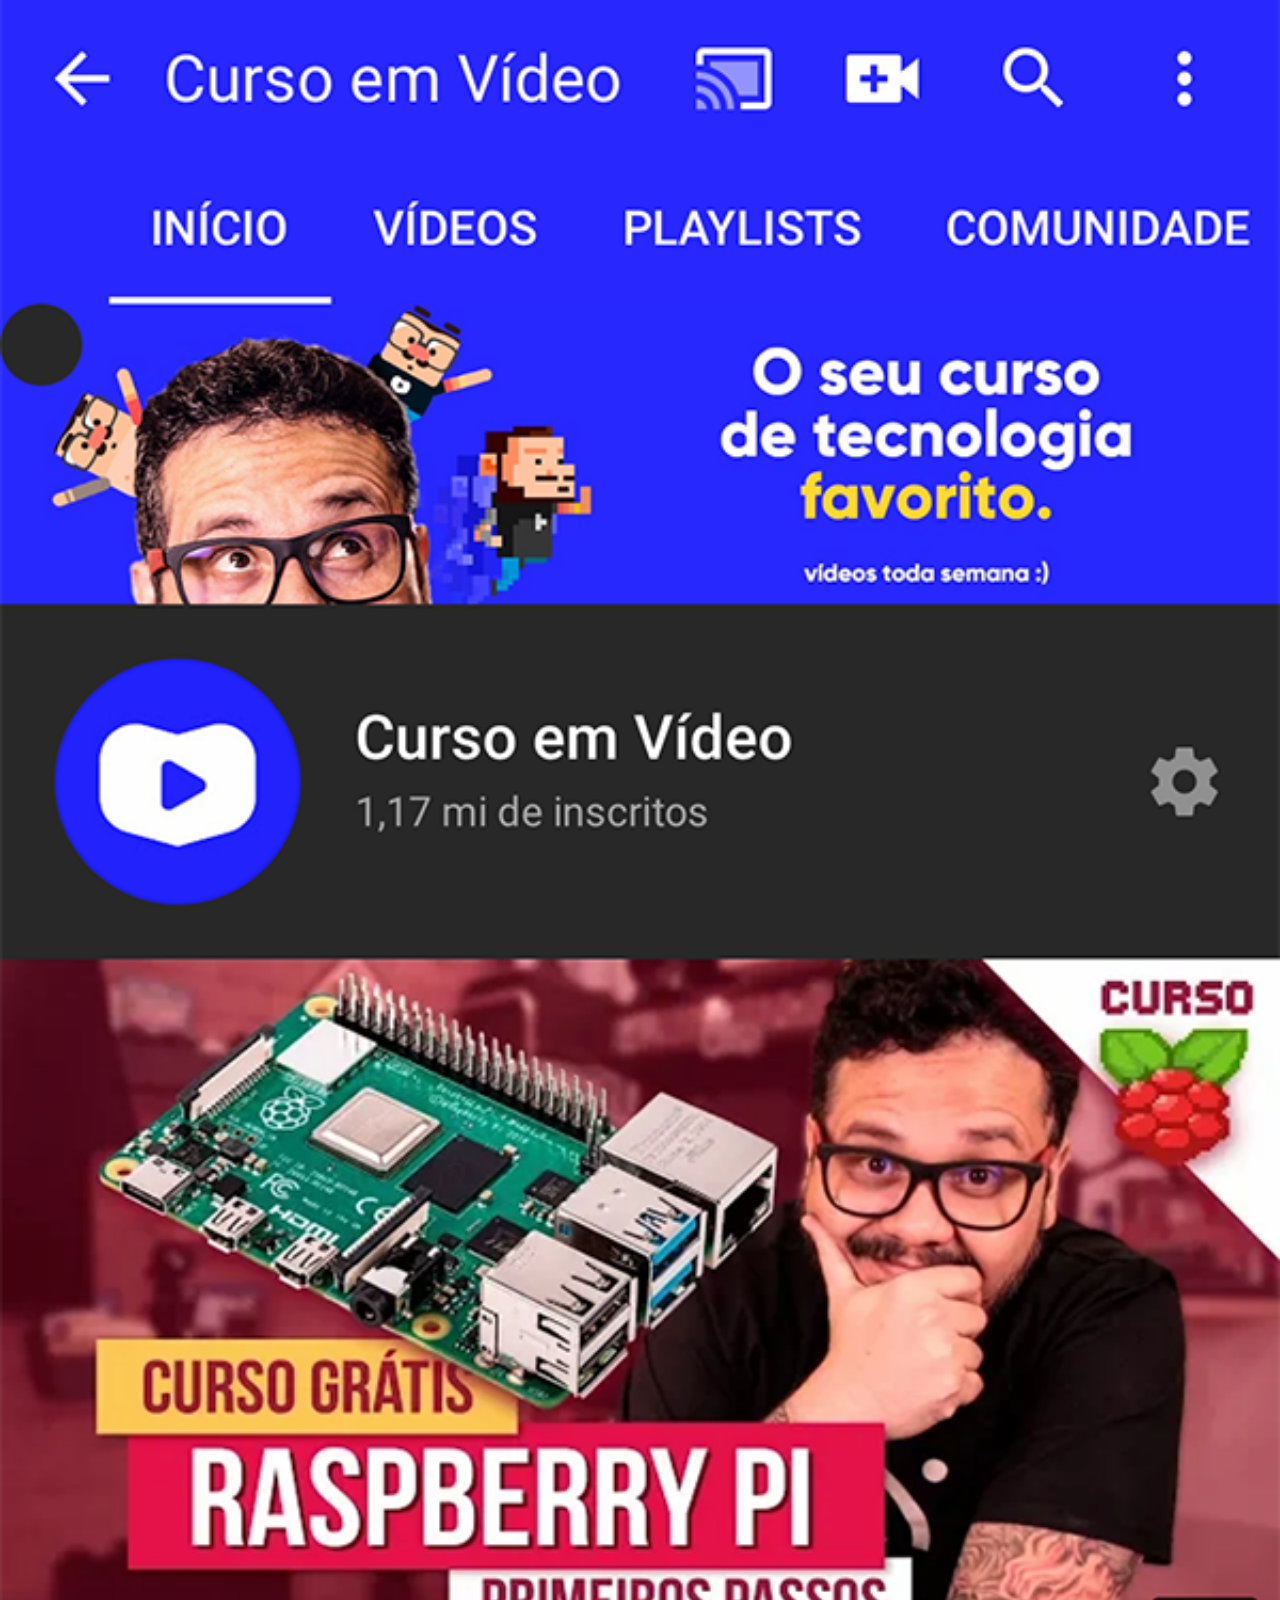
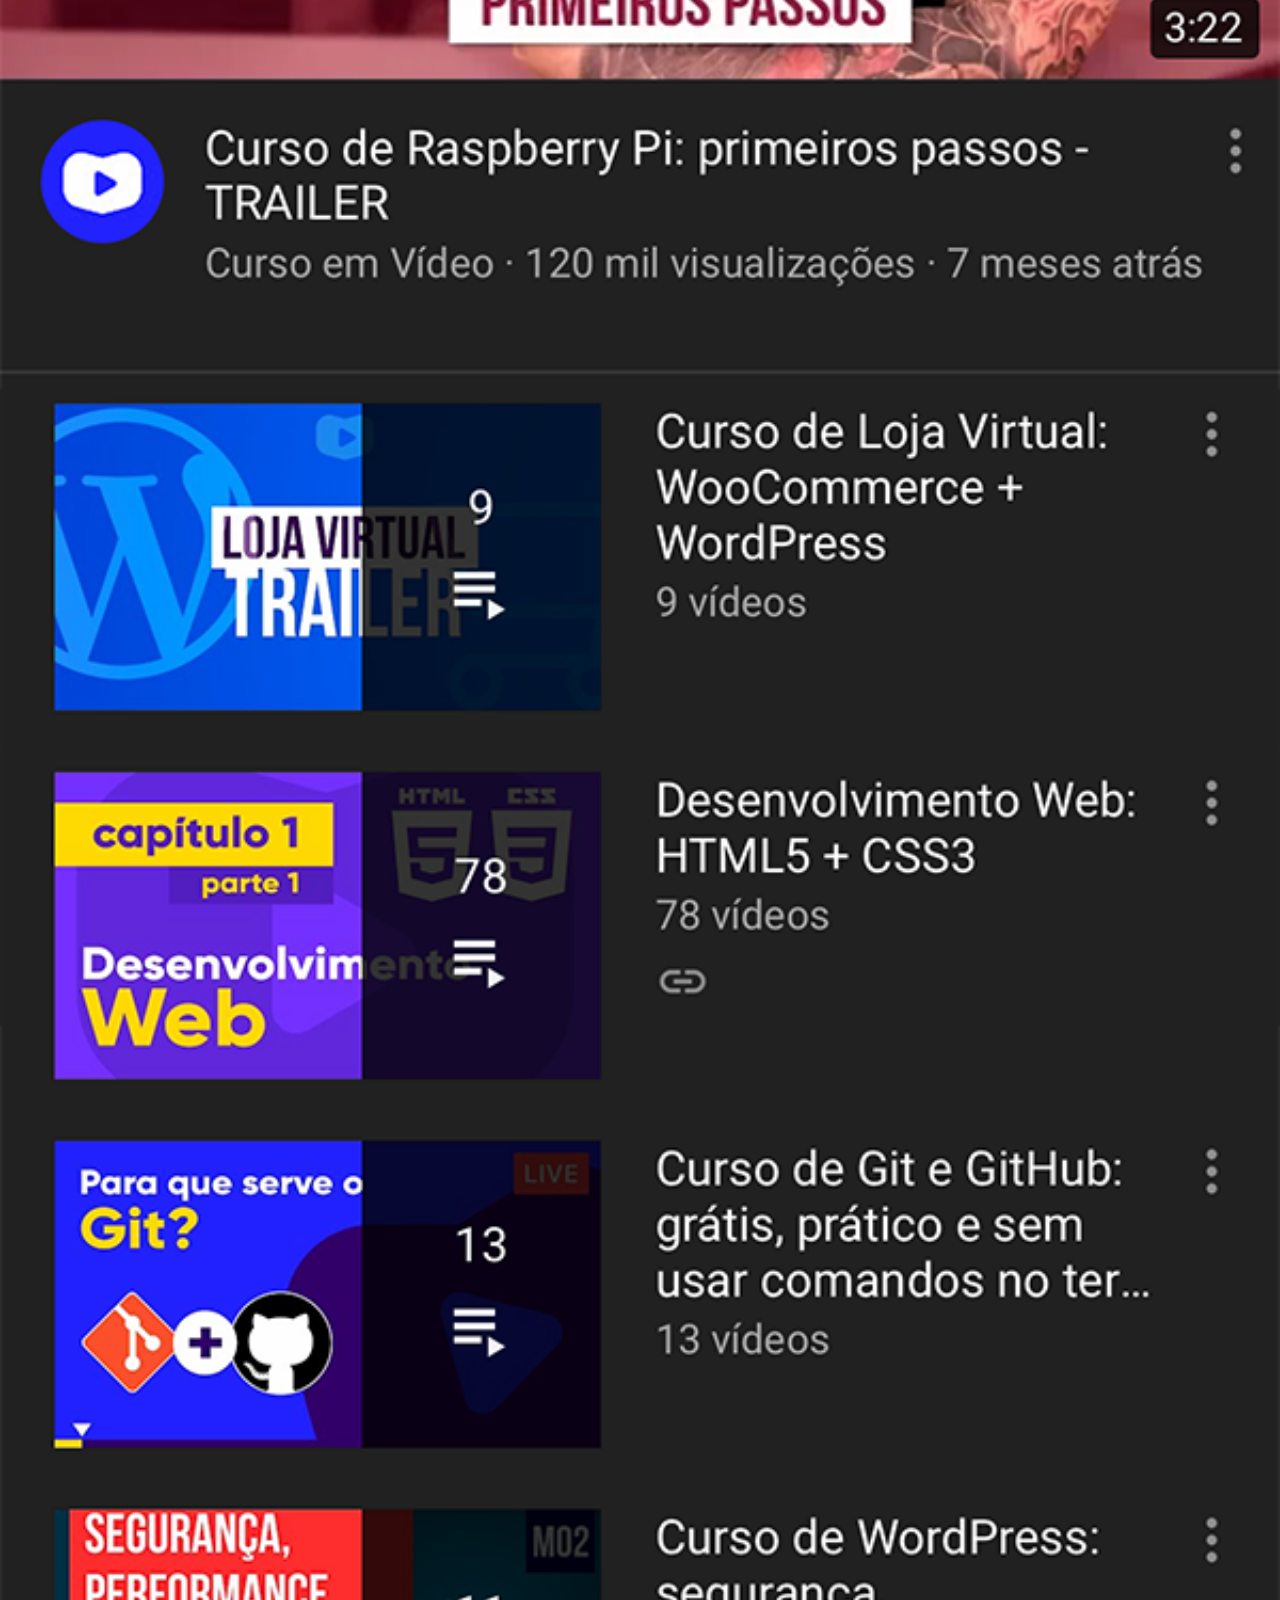
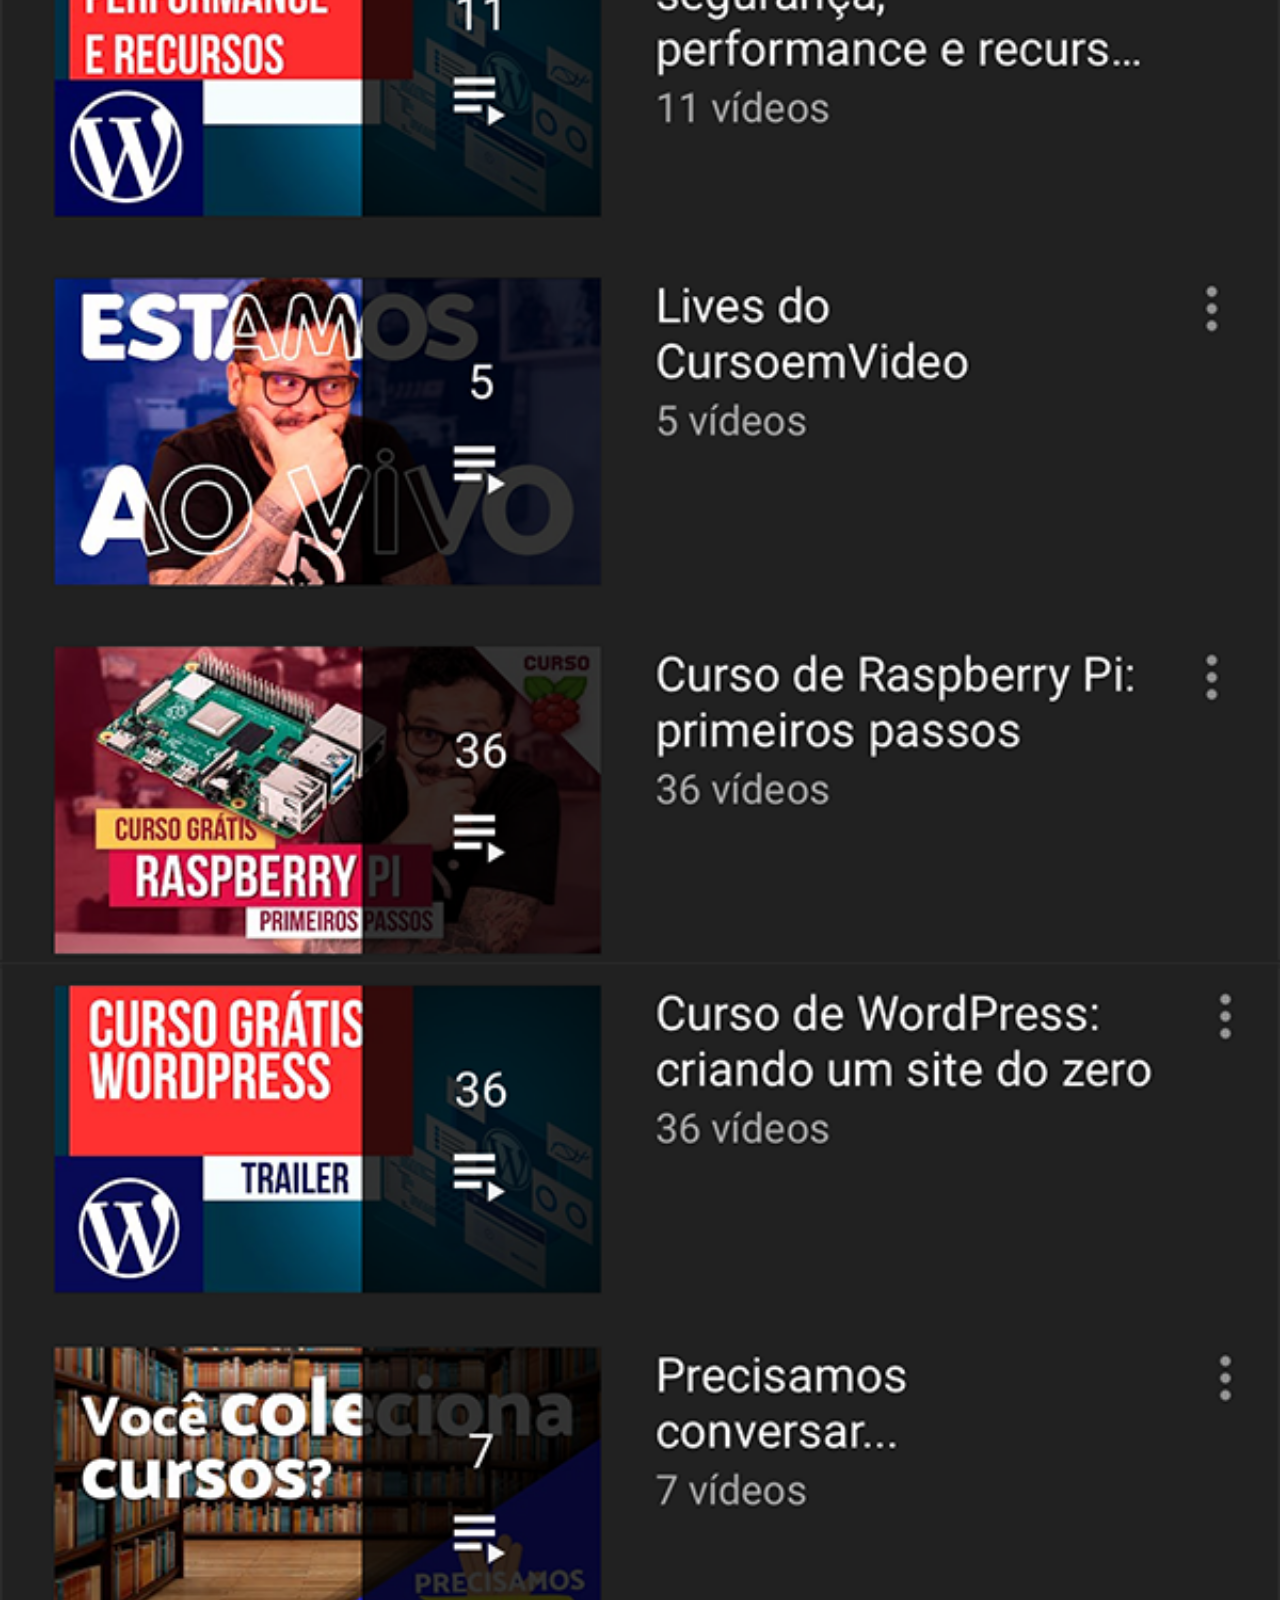
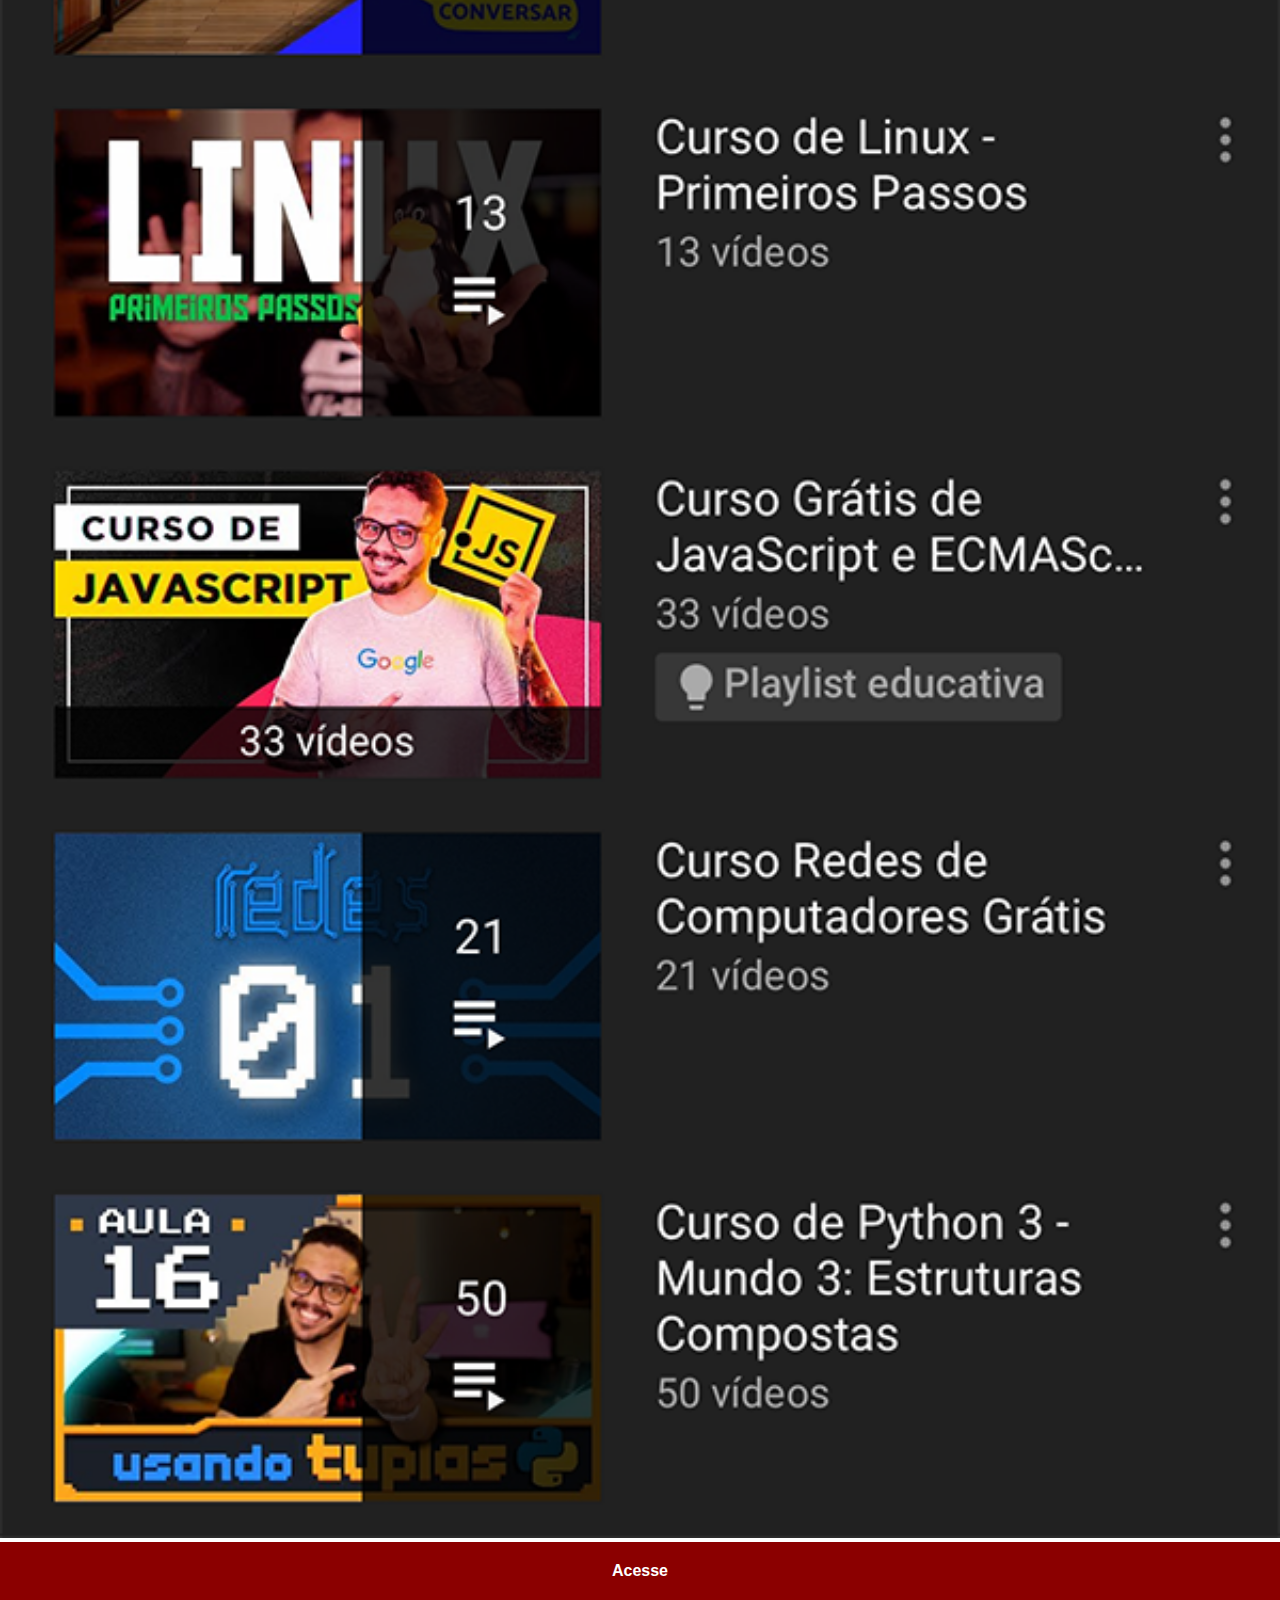
<file: youtube.html>
<!DOCTYPE html>
<html lang="pt-br">
<head>
    <meta charset="UTF-8">
    <meta name="viewport" content="width=device-width, initial-scale=1.0">
    <title>YouTube</title>
    <link rel="stylesheet" href="estilo/social.css">
</head>
<body>
    <img src="imagens/tela-youtube.png" alt="">
    <a href="https://www.youtube.com/@BRAVOEXPEDIÇÕES" target="_blank">Acesse</a>
</body>
</html>
</file>
<file: estilo/style.css>
@charset "UTF-8";

* {
    margin: 0;
    padding: 0;
    font-family: Arial, Helvetica, sans-serif;
}

html, body {
    height: 100vh;
    width: 100vw;
    background-color: black;
}

body {
    background: url(../imagens/fundo-madeira.jpg) no-repeat top center;
    background-size: cover;
    background-attachment: fixed;
}

main {
    height: 100vh;
    position: relative;
}

section#telefone {
    position: absolute;
    top: 50%;
    left: 50%;
    transform: translate(-50%, -50%);
    height: 627px;
    width: 311px;
    background: url(../imagens/frame-iphone.png) no-repeat;
}

iframe#tela {
    position: relative;
    top: 80px;
    left:22px;
    height: 471px;
    width: 267px;
}

section#redes-sociais {
    text-align: right;
}

section#redes-sociais img {
    width: 50px;
    margin: 10px;
    border-radius: 50%;
    box-shadow: 2px 2px 5px rgba(0, 0, 0, 0.404);
    box-sizing: border-box;
}

section#redes-sociais img:hover {
    border: 2px solid rgba(255, 255, 255, 0.589);
    transform: translate(-2px, -2px);
    transition: transform .2s;
}
</file>
<file: estilo/social.css>
@charset "UTF-8";

* {
    margin: 0;
    padding: 0;
    font-family: Arial, Helvetica, sans-serif; 
}

::-webkit-scrollbar {
    width: 0;
    height: 0;
}

img {
    width: 100vw;
}

a {
    display: block;
    background-color: darkred;
    padding: 20px;
    text-align: center;
    font-weight: bolder;
    text-decoration: none;
    color: white;
}

a:hover {
    background-color: red;
}
</file>
